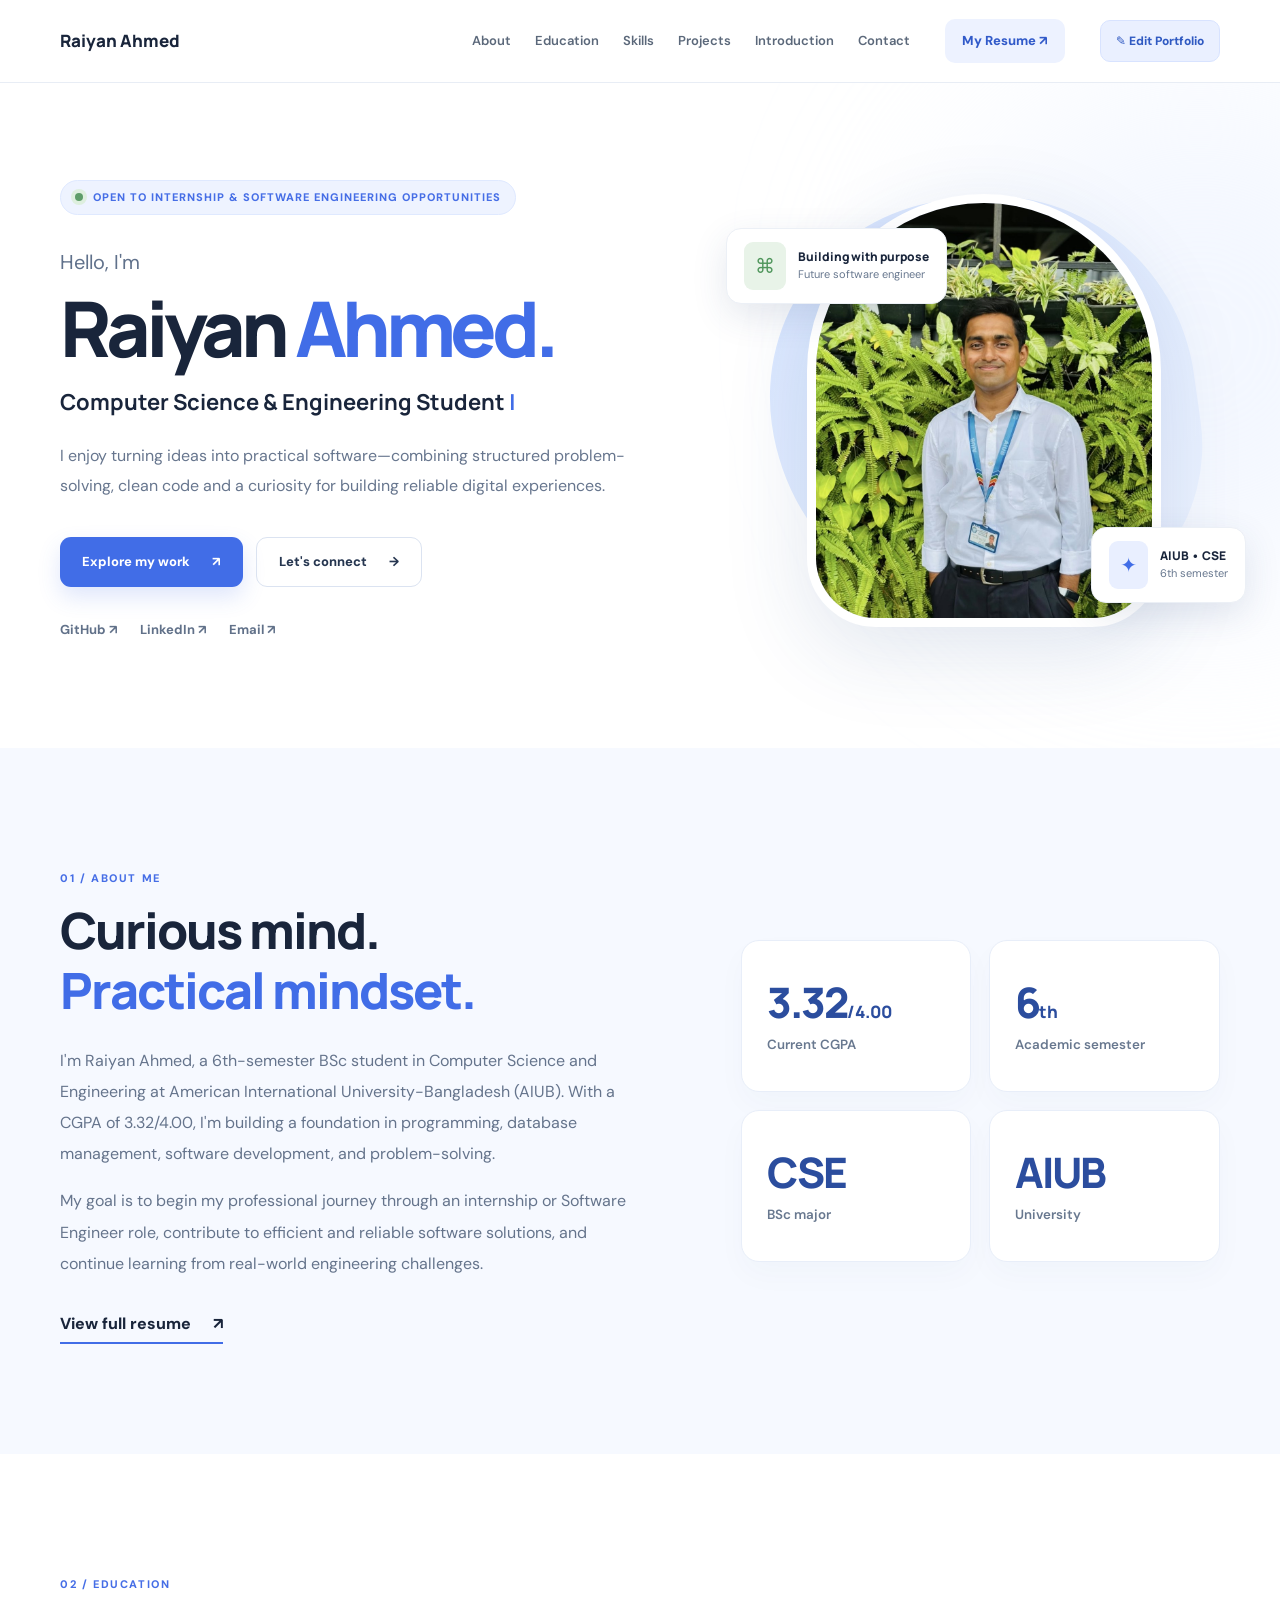
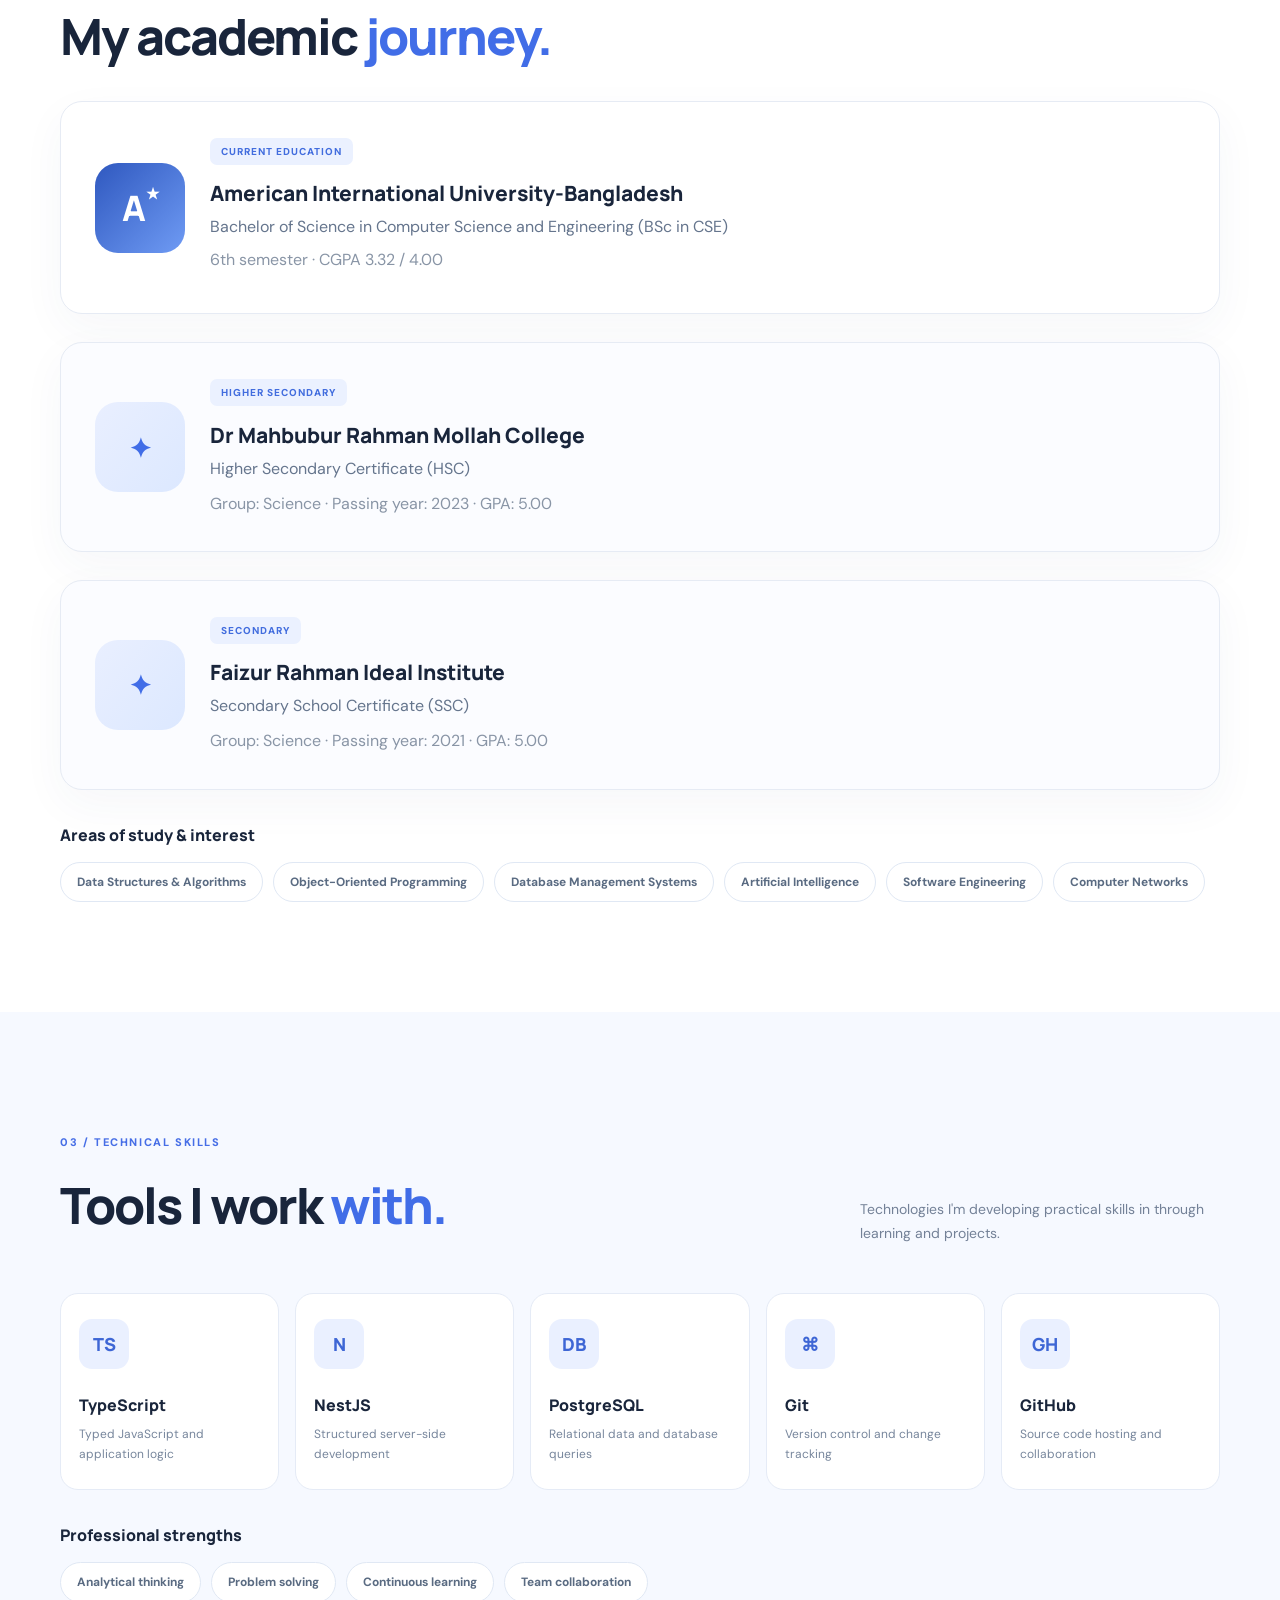
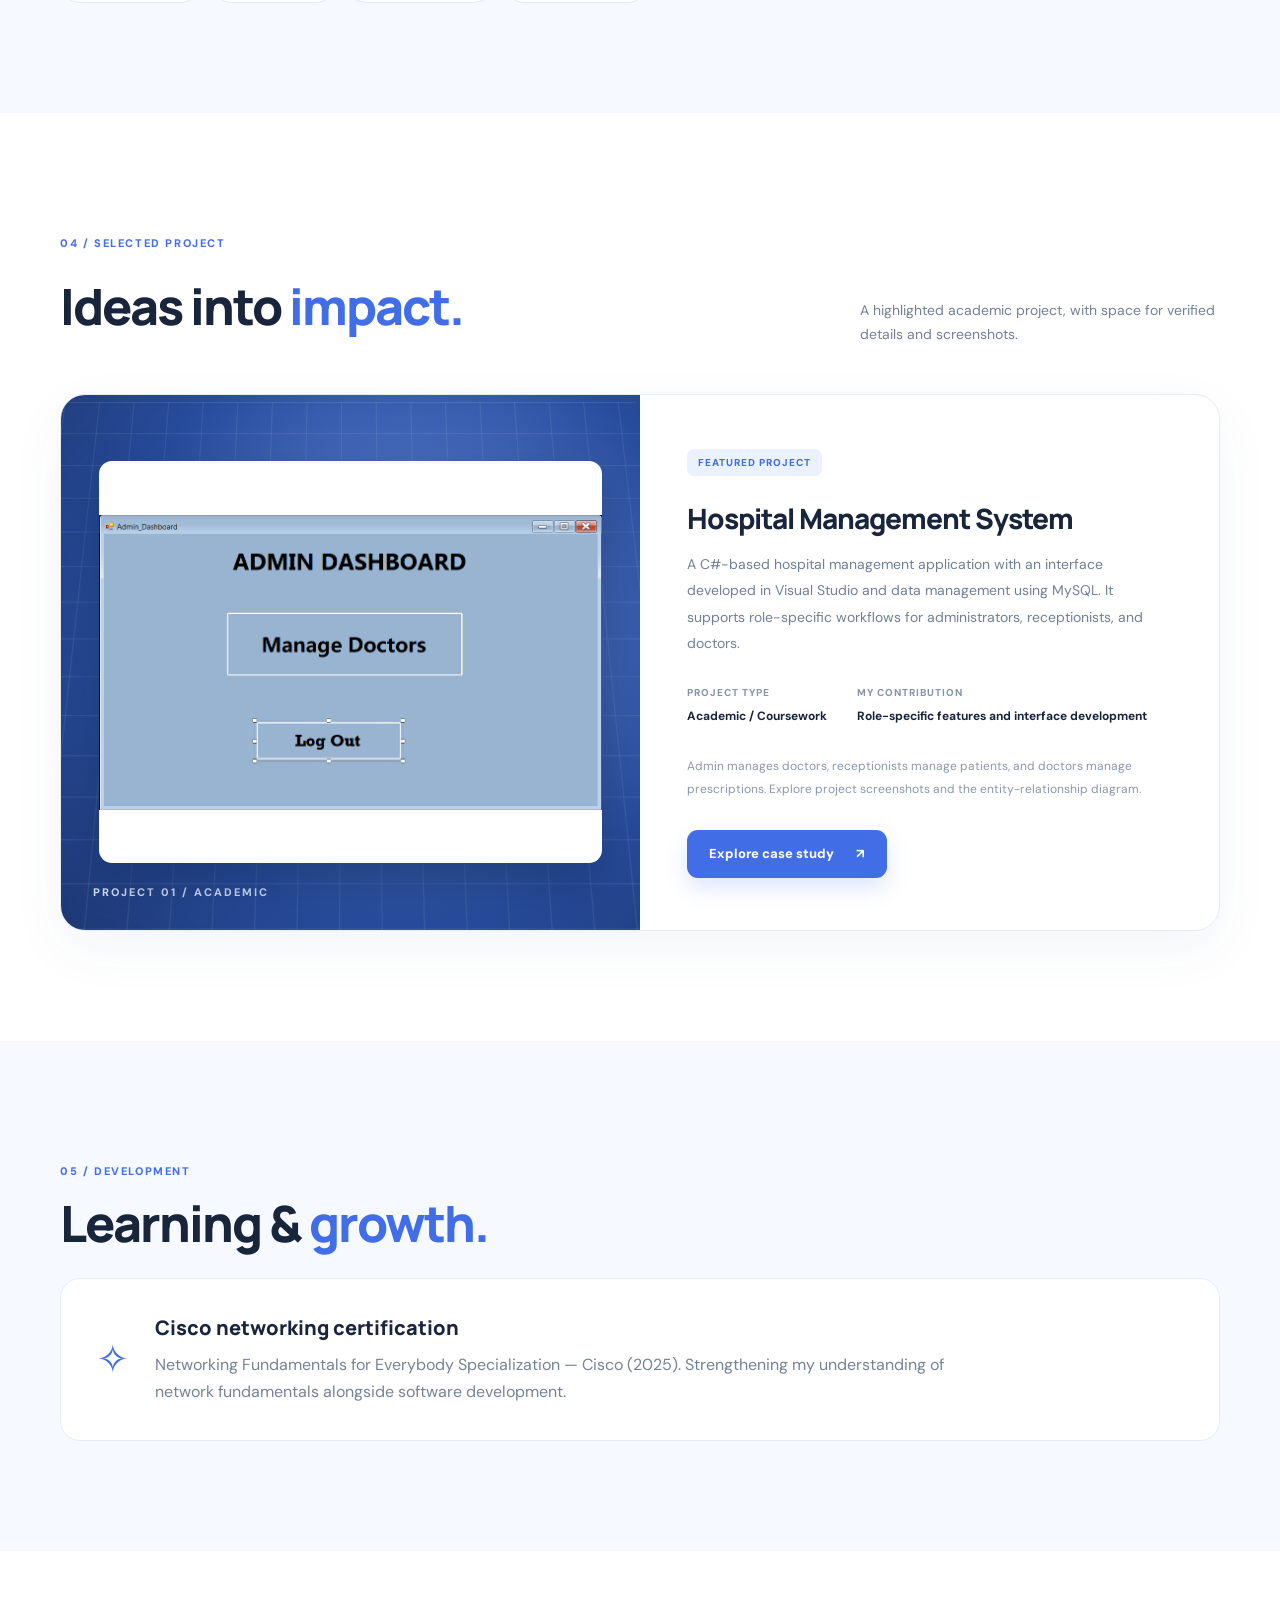
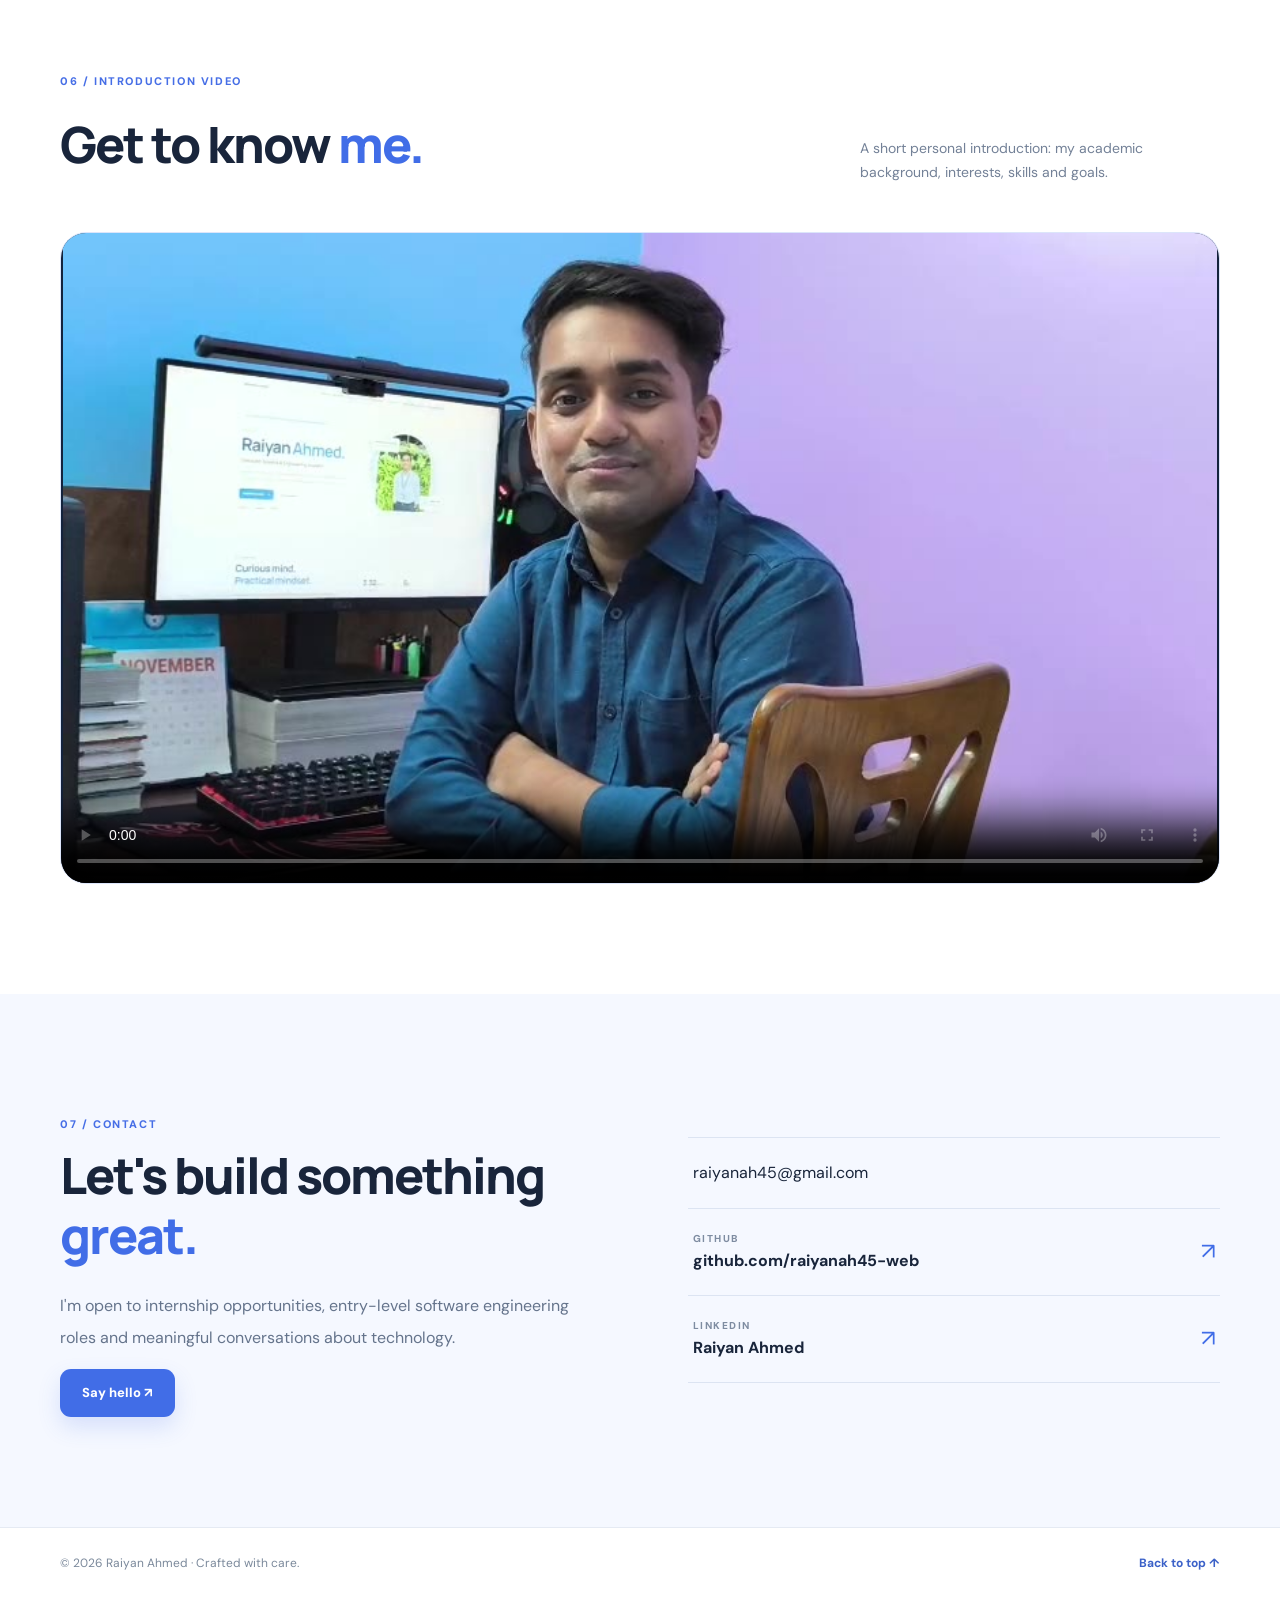
<file: index.html>
<!DOCTYPE html>

<html lang="en"><head><meta charset="utf-8"/><meta content="width=device-width,initial-scale=1" name="viewport"/><meta content="Raiyan Ahmed — Computer Science and Engineering student, aspiring Software Engineer." name="description"/><title>Raiyan Ahmed | Software Engineering Portfolio</title><link href="styles.css" rel="stylesheet"/></head>
<body><div class="ambient ambient-one"></div><header class="site-header"><div class="wrap nav"><a class="brand" href="#home"><span class="brand-mark">R.</span> Raiyan Ahmed<span class="brand-dot">.</span></a><button aria-expanded="false" aria-label="Toggle navigation" class="menu-toggle">☰</button><nav aria-label="Main navigation" class="nav-links"><a href="#about">About</a><a href="#education">Education</a><a href="#skills">Skills</a><a href="#projects">Projects</a><a href="#video">Introduction</a><a href="#contact">Contact</a></nav><a class="nav-cta" href="resume.html" rel="noopener" target="_blank">My Resume ↗</a><a class="edit-nav" href="editor.html">✎ Edit Portfolio</a></div></header>
<main><section class="hero wrap" id="home"><div class="hero-copy"><div class="eyebrow"><span class="pulse"></span> OPEN TO INTERNSHIP &amp; SOFTWARE ENGINEERING OPPORTUNITIES</div><p class="hello">Hello, I'm</p><h1>Raiyan <span>Ahmed.</span></h1><h2>Computer Science &amp; Engineering Student<span class="cursor">|</span></h2><p class="lead" data-field="heroIntro">I enjoy turning ideas into practical software—combining structured problem-solving, clean code and a curiosity for building reliable digital experiences.</p><div class="hero-actions"><a class="button button-primary" href="#projects">Explore my work <span>↗</span></a><a class="button button-outline" href="#contact">Let's connect <span>→</span></a></div><div class="social-links"><a href="https://github.com/raiyanah45-web" rel="noopener noreferrer" target="_blank">GitHub ↗</a><a href="https://www.linkedin.com/in/raiyan-ahmed-417384326/" rel="noopener noreferrer" target="_blank">LinkedIn ↗</a><a href="mailto:raiyanah45@gmail.com">Email ↗</a></div></div><div class="hero-media"><div class="portrait-shadow"></div><div class="portrait-frame"><img alt="Raiyan Ahmed portrait photograph" onerror="this.src='assets/profile-placeholder.svg'" src="assets/raiyan-profile.jpg"/></div><div class="floating floating-top"><span class="mini-icon">⌘</span><div><strong>Building with purpose</strong><small>Future software engineer</small></div></div><div class="floating floating-bottom"><span class="mini-icon color-blue">✦</span><div><strong>AIUB • CSE</strong><small>6th semester</small></div></div></div></section>
<section class="section section-tinted" id="about"><div class="wrap two-column"><div><p class="section-kicker">01 / ABOUT ME</p><h2 class="section-title">Curious mind.<br/><em>Practical mindset.</em></h2><p class="section-copy" data-field="careerGoal">I'm Raiyan Ahmed, a 6th-semester BSc student in Computer Science and Engineering at American International University-Bangladesh (AIUB). With a CGPA of 3.32/4.00, I'm building a foundation in programming, database management, software development, and problem-solving.</p><p class="section-copy">My goal is to begin my professional journey through an internship or Software Engineer role, contribute to efficient and reliable software solutions, and continue learning from real-world engineering challenges.</p><a class="text-link" href="resume.html">View full resume <span>↗</span></a></div><div class="stats-grid"><div class="stat"><strong>3.32<span>/4.00</span></strong><small>Current CGPA</small></div><div class="stat"><strong>6<span>th</span></strong><small>Academic semester</small></div><div class="stat"><strong>CSE</strong><small>BSc major</small></div><div class="stat"><strong>AIUB</strong><small>University</small></div></div></div></section>
<section class="section" id="education"><div class="wrap"><p class="section-kicker">02 / EDUCATION</p><h2 class="section-title">My academic <em>journey.</em></h2><div class="education-card"><div class="edu-seal">A<span>★</span></div><div><span class="tag">CURRENT EDUCATION</span><h3>American International University-Bangladesh</h3><p>Bachelor of Science in Computer Science and Engineering (BSc in CSE)</p><p class="muted">6th semester · CGPA 3.32 / 4.00</p></div></div><div class="education-card education-additional"><div class="edu-seal edu-seal-small">✦</div><div><span class="tag">HIGHER SECONDARY</span><h3 data-field="hscInstitution">Dr Mahbubur Rahman Mollah College</h3><p data-field="hscQualification">Higher Secondary Certificate (HSC)</p><p class="muted">Group: <span data-field="hscGroup">Science</span> · Passing year: <span data-field="hscYear">2023</span> · GPA: <span data-field="hscGpa">5.00</span></p></div></div><div class="education-card education-additional"><div class="edu-seal edu-seal-small">✦</div><div><span class="tag">SECONDARY</span><h3 data-field="sscInstitution">Faizur Rahman Ideal Institute</h3><p data-field="sscQualification">Secondary School Certificate (SSC)</p><p class="muted">Group: <span data-field="sscGroup">Science</span> · Passing year: <span data-field="sscYear">2021</span> · GPA: <span data-field="sscGpa">5.00</span></p></div></div><div class="subheading">Areas of study &amp; interest</div><div class="chip-list"><span>Data Structures &amp; Algorithms</span><span>Object-Oriented Programming</span><span>Database Management Systems</span><span>Artificial Intelligence</span><span>Software Engineering</span><span>Computer Networks</span></div></div></section>
<section class="section section-tinted" id="skills"><div class="wrap"><p class="section-kicker">03 / TECHNICAL SKILLS</p><div class="section-heading-row"><h2 class="section-title">Tools I work <em>with.</em></h2><p>Technologies I'm developing practical skills in through learning and projects.</p></div><div class="skills-grid"><article class="skill-card"><span class="skill-symbol">TS</span><h3>TypeScript</h3><p>Typed JavaScript and application logic</p></article><article class="skill-card"><span class="skill-symbol">N</span><h3>NestJS</h3><p>Structured server-side development</p></article><article class="skill-card"><span class="skill-symbol">DB</span><h3>PostgreSQL</h3><p>Relational data and database queries</p></article><article class="skill-card"><span class="skill-symbol">⌘</span><h3>Git</h3><p>Version control and change tracking</p></article><article class="skill-card"><span class="skill-symbol">GH</span><h3>GitHub</h3><p>Source code hosting and collaboration</p></article></div><div class="subheading">Professional strengths</div><div class="chip-list"><span>Analytical thinking</span><span>Problem solving</span><span>Continuous learning</span><span>Team collaboration</span></div></div></section>
<section class="section" id="projects"><div class="wrap"><p class="section-kicker">04 / SELECTED PROJECT</p><div class="section-heading-row"><h2 class="section-title">Ideas into <em>impact.</em></h2><p>A highlighted academic project, with space for verified details and screenshots.</p></div><article class="project-feature"><div class="project-art"><img alt="Hospital Management System application login screen" class="project-cover" src="assets/project/screenshot-2.png"/><div class="project-art-grid"></div><div class="project-art-icon">✚</div><span class="art-caption">PROJECT 01 / ACADEMIC</span></div><div class="project-content"><span class="tag">FEATURED PROJECT</span><h3>Hospital Management System</h3><p data-field="projectSummary">A C#-based hospital management application with an interface developed in Visual Studio and data management using MySQL. It supports role-specific workflows for administrators, receptionists, and doctors.</p><div class="project-meta"><div><small>PROJECT TYPE</small><strong data-field="projectRole">Academic / Coursework</strong></div><div><small>MY CONTRIBUTION</small><strong>Role-specific features and interface development</strong></div></div><p class="project-note">Admin manages doctors, receptionists manage patients, and doctors manage prescriptions. Explore project screenshots and the entity-relationship diagram.</p><a class="button button-primary" href="project.html">Explore case study <span>↗</span></a></div></article></div></section>
<section class="section section-tinted" id="achievements"><div class="wrap"><p class="section-kicker">05 / DEVELOPMENT</p><h2 class="section-title">Learning &amp; <em>growth.</em></h2><div class="achievement-box"><div class="achievement-symbol">✧</div><div><h3>Cisco networking certification</h3><p data-field="achievementText">Networking Fundamentals for Everybody Specialization — Cisco (2025). Strengthening my understanding of network fundamentals alongside software development.</p></div></div></div></section>
<section class="section" id="video"><div class="wrap"><p class="section-kicker">06 / INTRODUCTION VIDEO</p><div class="section-heading-row"><h2 class="section-title">Get to know <em>me.</em></h2><p>A short personal introduction: my academic background, interests, skills and goals.</p></div><div class="video-shell"><video controls="" id="introVideo" playsinline="" preload="metadata" poster="assets/introduction-poster.jpg"><source src="assets/introduction.mp4" type="video/mp4"/>Your browser does not support HTML video.</video></div></div></section>
<section class="section contact-section" id="contact"><div class="wrap contact-layout"><div><p class="section-kicker">07 / CONTACT</p><h2 class="section-title">Let's build something <em>great.</em></h2><p class="section-copy" data-field="contactIntro">I'm open to internship opportunities, entry-level software engineering roles and meaningful conversations about technology.</p><a class="button button-primary" href="mailto:raiyanah45@gmail.com?subject=Portfolio%20Inquiry">Say hello ↗</a></div><div class="contact-list"><a href="mailto:raiyanah45@gmail.com"><small>EMAIL</small><strong>raiyanah45@gmail.com</strong><span>↗</span></a><a href="https://github.com/raiyanah45-web" rel="noopener noreferrer" target="_blank"><small>GITHUB</small><strong>github.com/raiyanah45-web</strong><span>↗</span></a><a href="https://www.linkedin.com/in/raiyan-ahmed-417384326/" rel="noopener noreferrer" target="_blank"><small>LINKEDIN</small><strong>Raiyan Ahmed</strong><span>↗</span></a></div></div></section></main><footer class="footer"><div class="wrap footer-inner"><span>© <span id="year">2026</span> Raiyan Ahmed · Crafted with care.</span><a href="#home">Back to top ↑</a></div></footer><script src="script.js"></script><script src="portfolio-data.js"></script><script src="portfolio-render.js"></script></body></html>
</file>
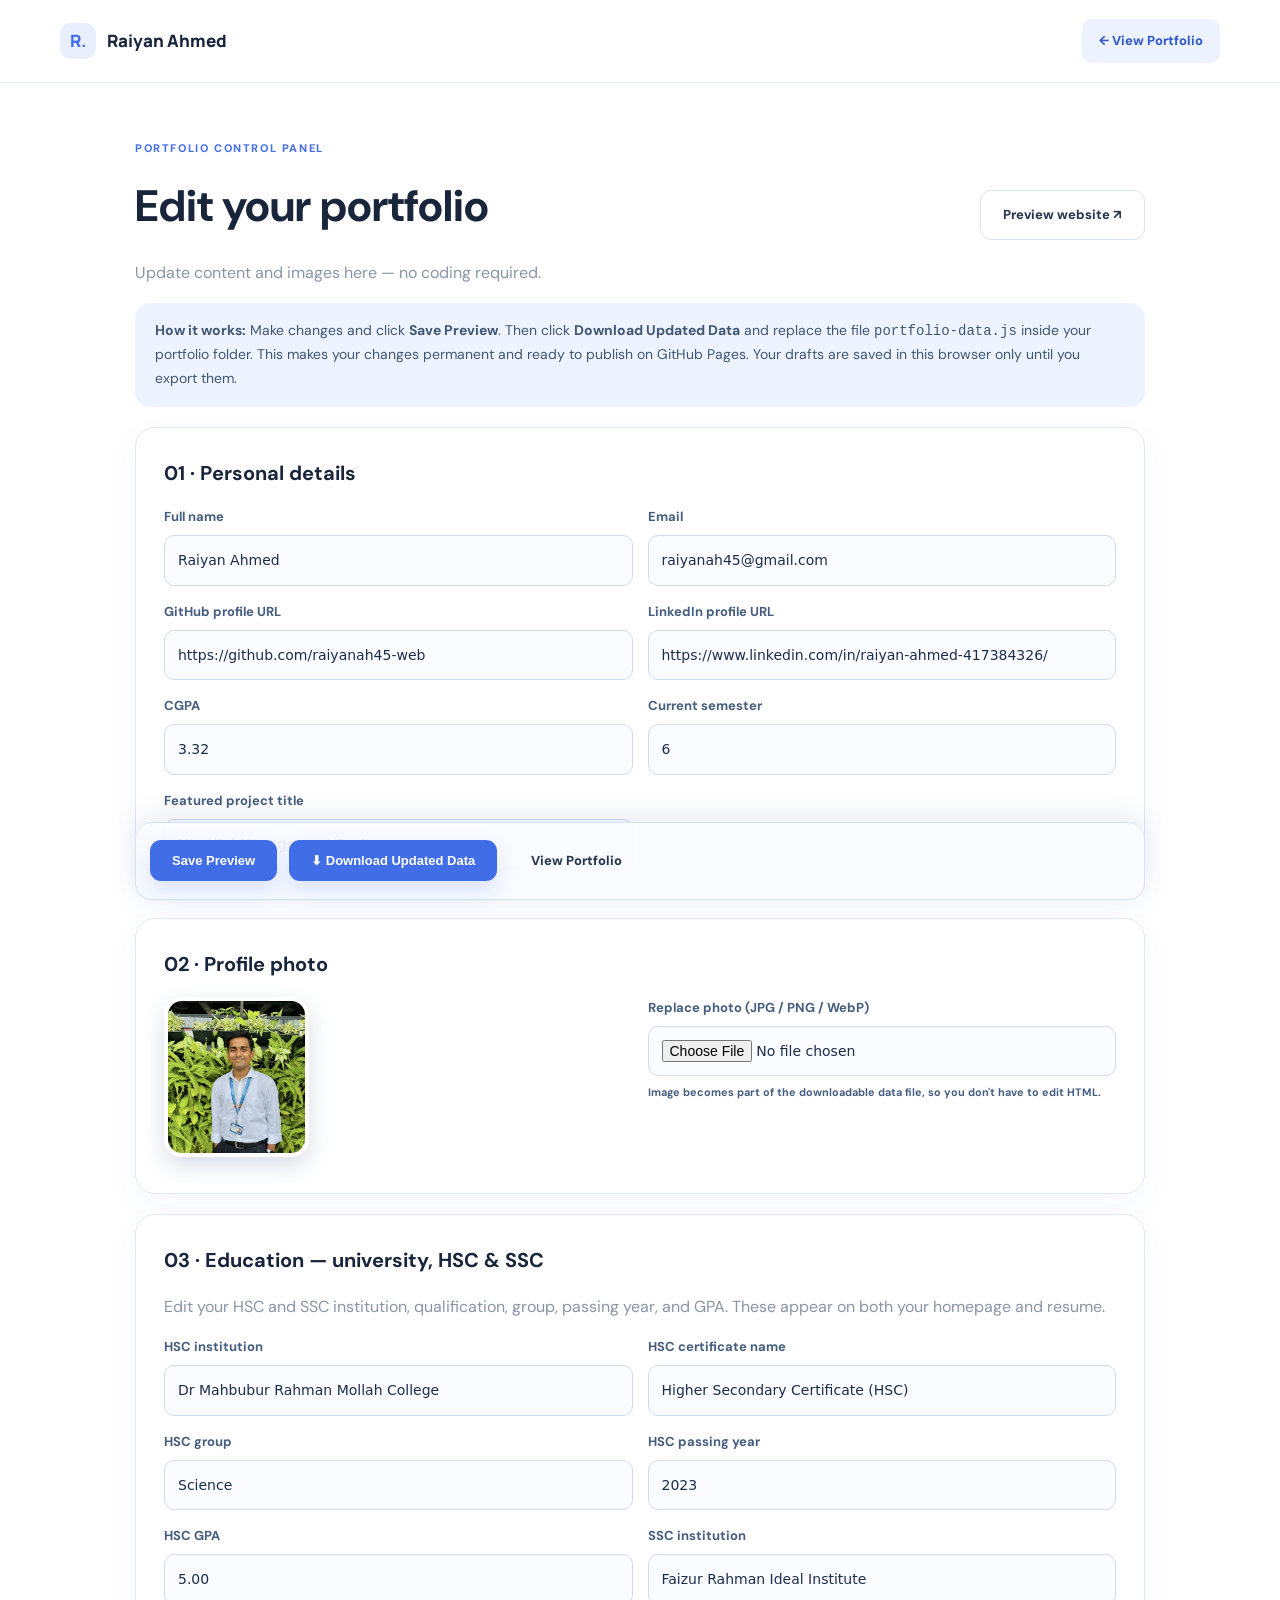
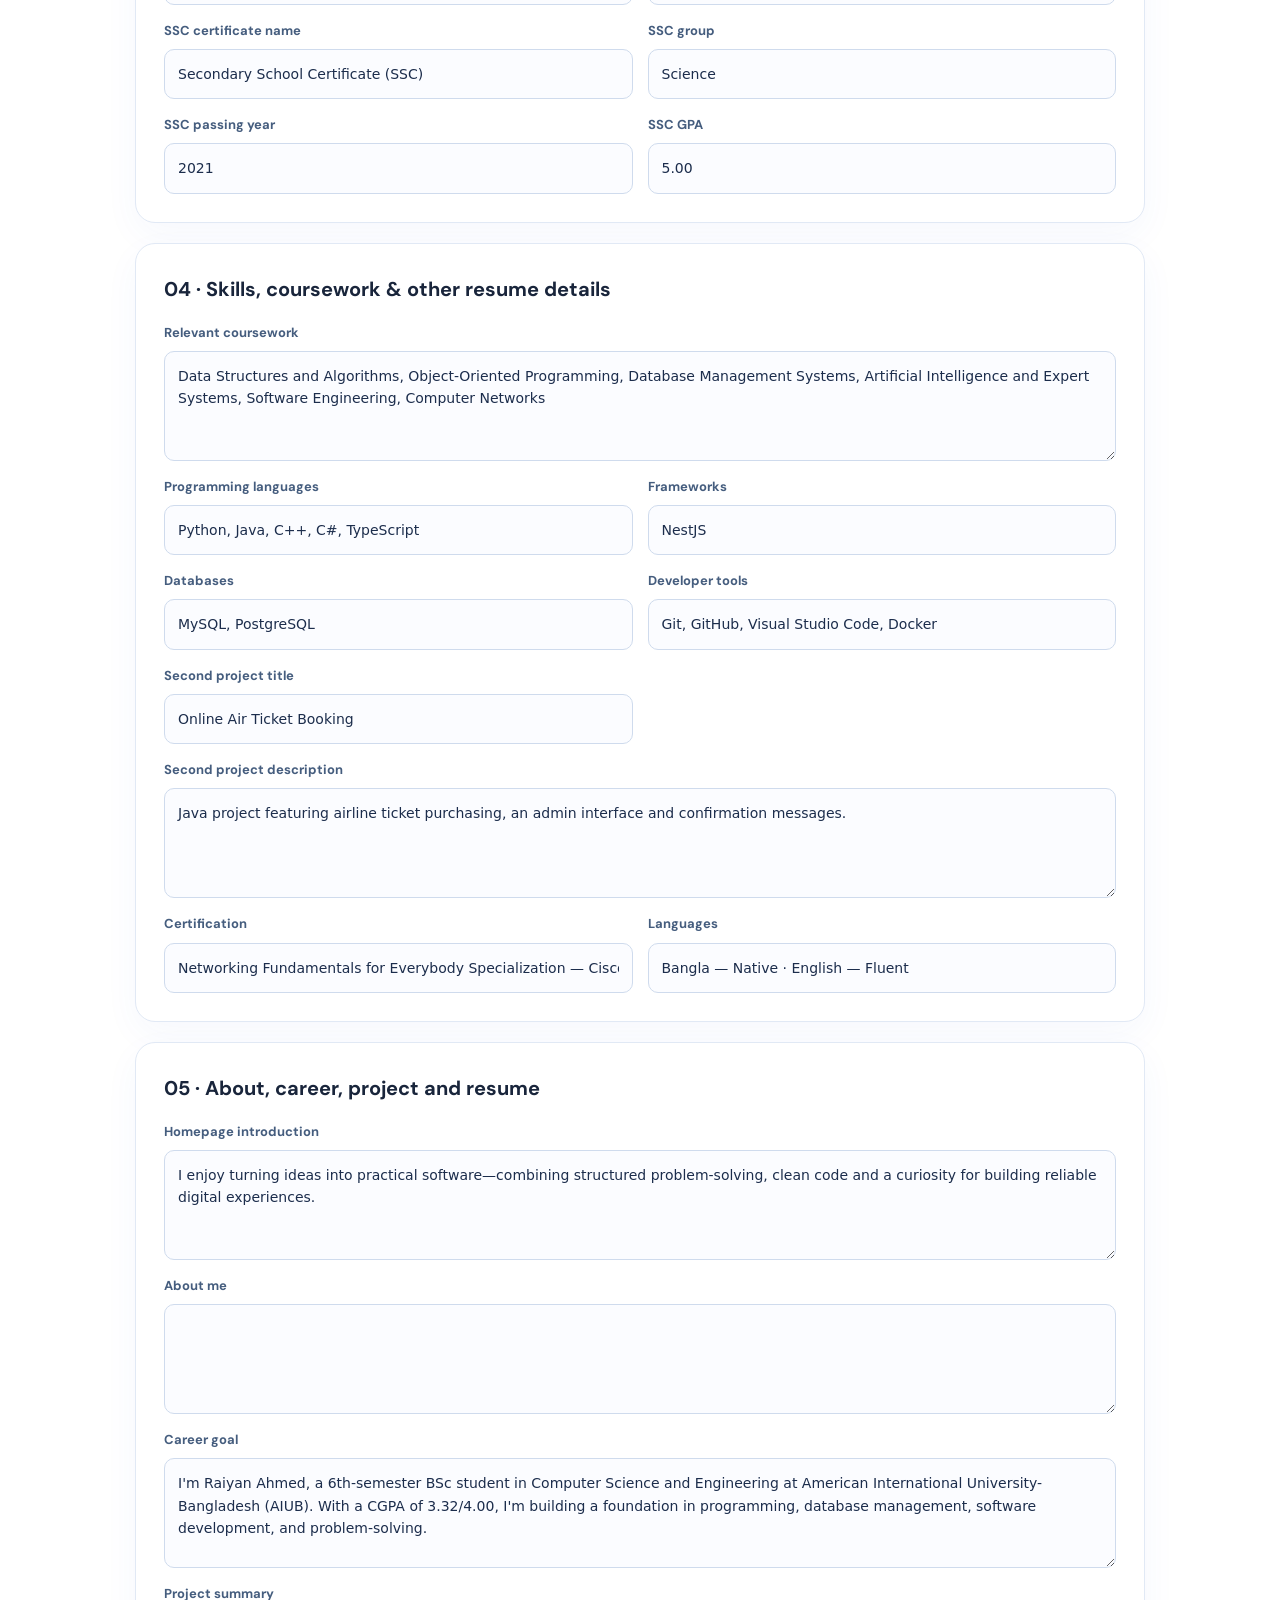
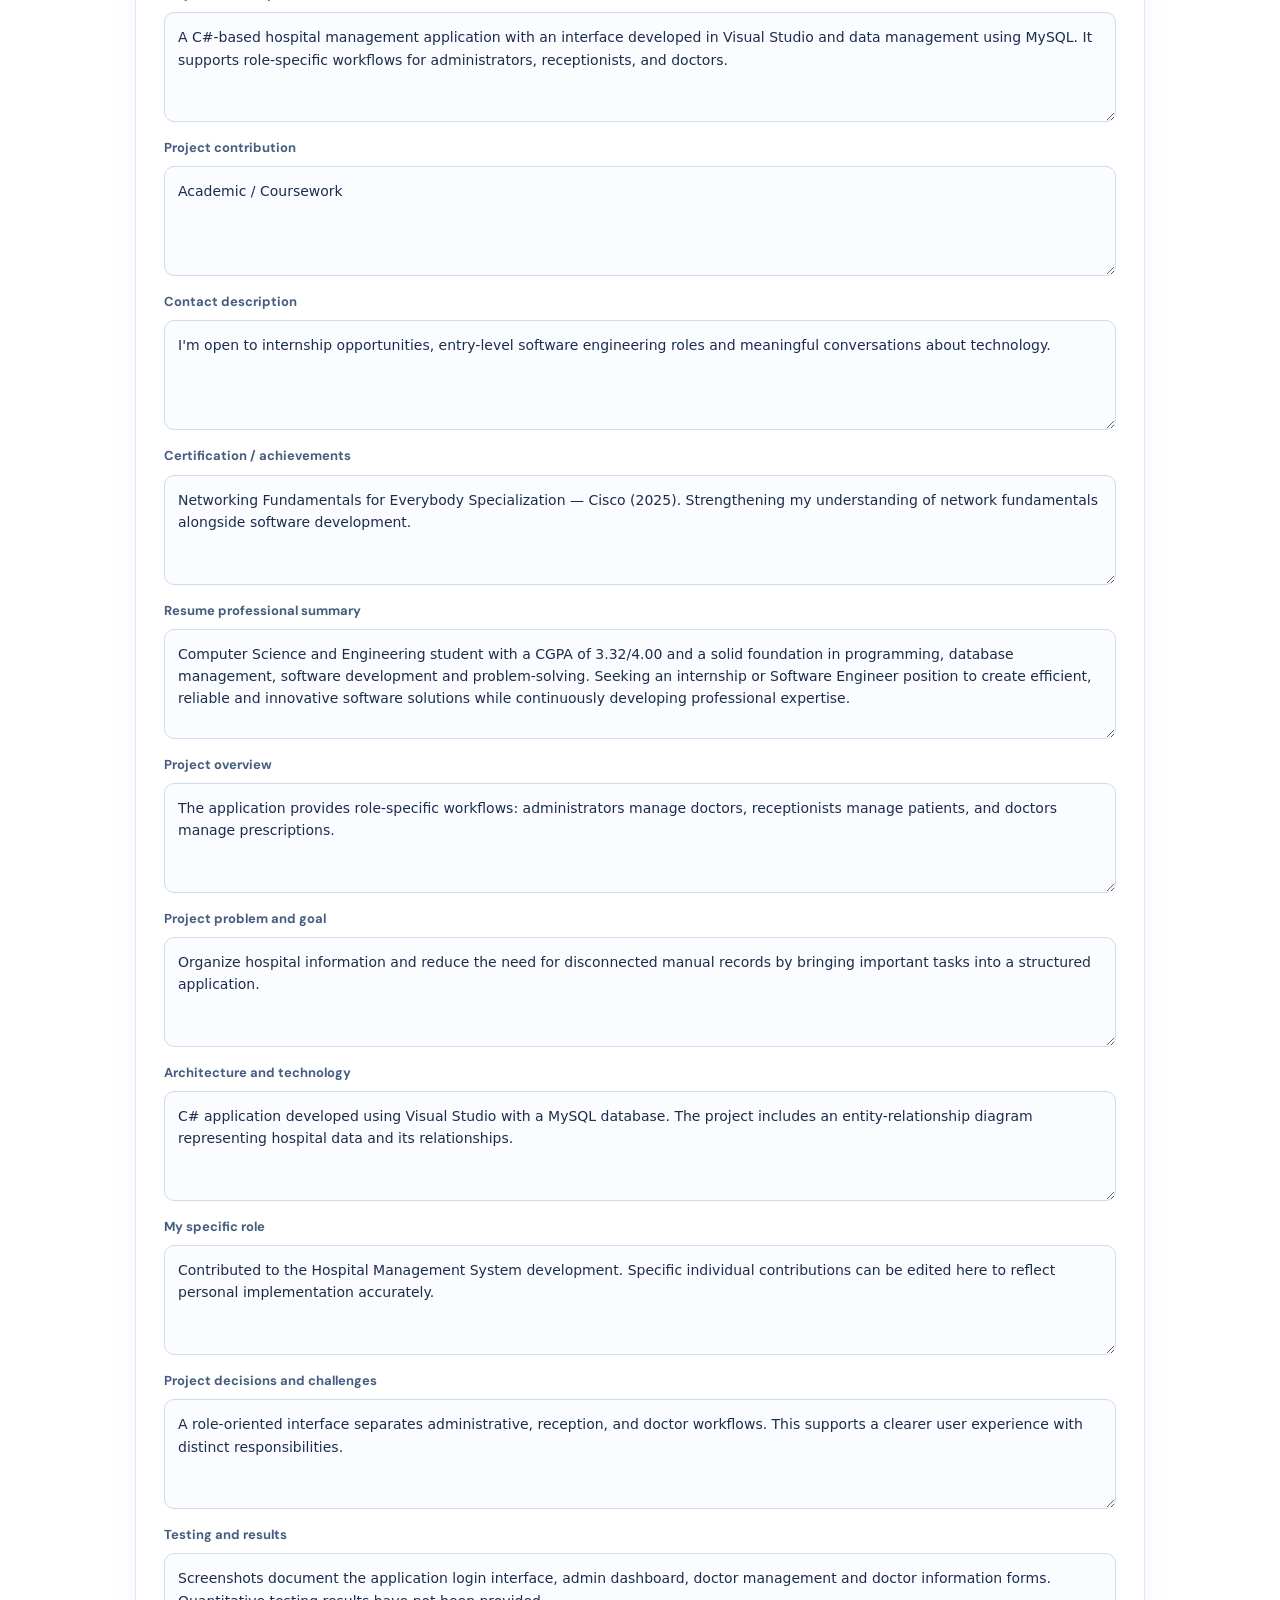
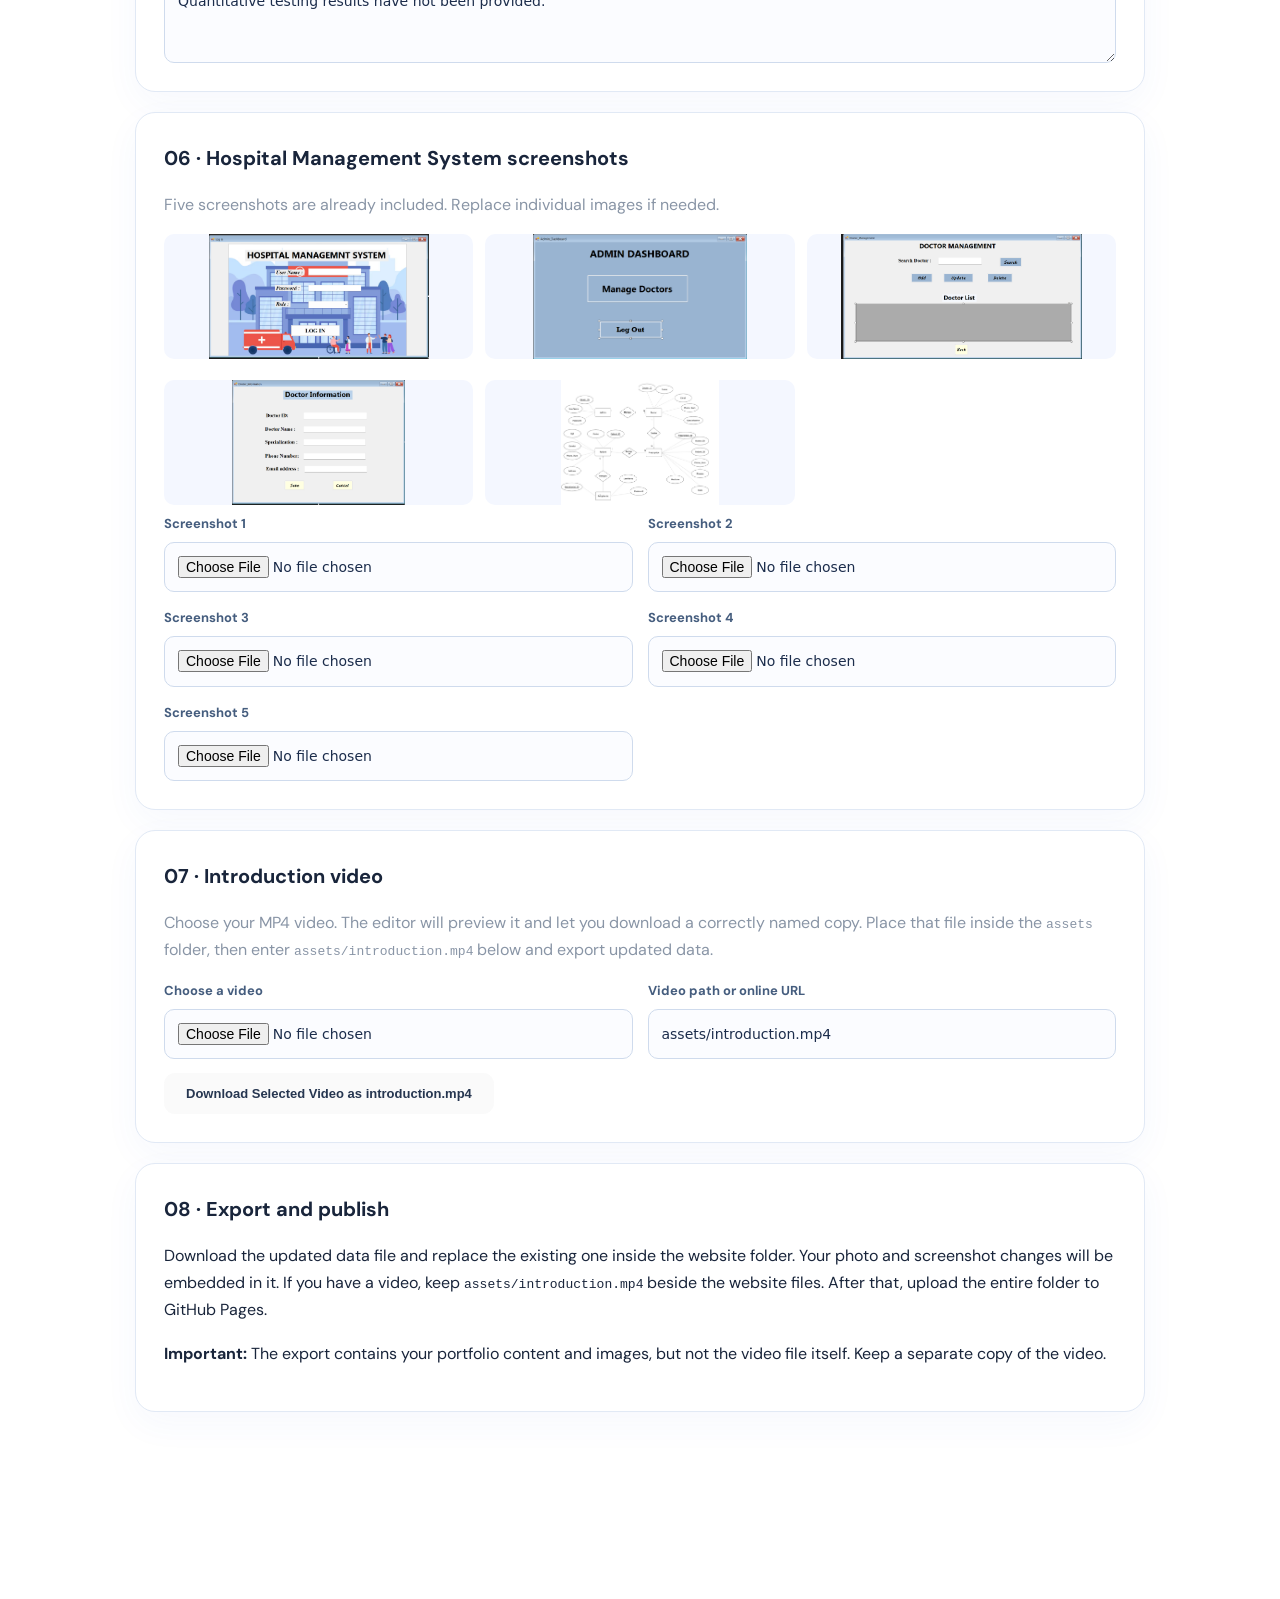
<file: editor.html>
<!DOCTYPE html>
<html lang="en"><head><meta charset="utf-8"/><meta content="width=device-width,initial-scale=1" name="viewport"/><title>Edit Portfolio | Raiyan Ahmed</title><link href="styles.css" rel="stylesheet"/><style>
.editor-page{max-width:1050px;margin:45px auto 90px;padding:0 20px}.editor-head{display:flex;justify-content:space-between;align-items:center;flex-wrap:wrap;gap:15px}.edit-section{background:white;border:1px solid #e1e9f5;border-radius:20px;padding:28px;margin:20px 0;box-shadow:0 12px 36px #315ac90b}.edit-section h2{font-size:20px;margin:0 0 16px}.editor-grid{display:grid;grid-template-columns:repeat(2,minmax(0,1fr));gap:15px}.editor-field{display:flex;flex-direction:column;gap:7px;font-size:13px;font-weight:700;color:#455d7e}.editor-field.wide{grid-column:1/-1}.editor-field input,.editor-field textarea{font:400 14px/1.6 system-ui;padding:13px;border:1px solid #cfdbed;border-radius:10px;color:#1c2d4c;background:#fbfcff;width:100%}.editor-field textarea{min-height:110px;resize:vertical}.edit-tools{position:sticky;bottom:0;z-index:10;background:#f9fbffed;padding:14px;border:1px solid #d9e4f3;border-radius:16px;display:flex;gap:12px;flex-wrap:wrap;align-items:center;box-shadow:0 -8px 25px #263e6518}.edit-tools button,.edit-tools a,.edit-section button{cursor:pointer;border:none}.edit-help{background:#edf4ff;border-radius:15px;padding:16px 20px;color:#405675;font-size:14px}.preview-photo{width:145px;height:160px;object-fit:cover;border-radius:18px;border:4px solid white;box-shadow:0 8px 22px #30497830}.status{color:#2956b3;font-weight:700;font-size:13px}#videoPreview{width:100%;max-width:450px;max-height:250px;margin-top:12px;border-radius:12px}#imagePreviewGrid{display:grid;grid-template-columns:repeat(3,1fr);gap:12px}#imagePreviewGrid img{width:100%;height:125px;object-fit:contain;background:#f4f7ff;border-radius:10px}@media(max-width:650px){.editor-grid{grid-template-columns:1fr}.editor-field.wide{grid-column:auto}#imagePreviewGrid{grid-template-columns:repeat(2,1fr)}}
</style></head><body><header class="site-header"><div class="wrap nav"><a class="brand" href="index.html"><span class="brand-mark">R.</span> Raiyan Ahmed</a><a class="nav-cta" href="index.html" style="margin-left:auto">← View Portfolio</a></div></header><main class="editor-page"><div class="editor-head"><div><p class="section-kicker">PORTFOLIO CONTROL PANEL</p><h1 style="font-size:clamp(28px,5vw,44px);margin:0">Edit your portfolio</h1><p class="muted">Update content and images here — no coding required.</p></div><a class="button button-outline" href="index.html" target="_blank">Preview website ↗</a></div><div class="edit-help"><strong>How it works:</strong> Make changes and click <b>Save Preview</b>. Then click <b>Download Updated Data</b> and replace the file <code>portfolio-data.js</code> inside your portfolio folder. This makes your changes permanent and ready to publish on GitHub Pages. Your drafts are saved in this browser only until you export them.</div>
<section class="edit-section"><h2>01 · Personal details</h2><div class="editor-grid" id="personalFields"></div></section>
<section class="edit-section"><h2>02 · Profile photo</h2><div class="editor-grid"><div><img alt="Profile photo preview" class="preview-photo" id="photoPreview" src="assets/raiyan-profile.jpg"/></div><label class="editor-field">Replace photo (JPG / PNG / WebP)<input accept="image/*" id="photoInput" type="file"/><small>Image becomes part of the downloadable data file, so you don't have to edit HTML.</small></label></div></section>
<section class="edit-section"><h2>03 · Education — university, HSC &amp; SSC</h2><p class="muted">Edit your HSC and SSC institution, qualification, group, passing year, and GPA. These appear on both your homepage and resume.</p><div class="editor-grid" id="educationFields"></div></section><section class="edit-section"><h2>04 · Skills, coursework &amp; other resume details</h2><div class="editor-grid" id="resumeFields"></div></section><section class="edit-section"><h2>05 · About, career, project and resume</h2><div class="editor-grid" id="contentFields"></div></section>
<section class="edit-section"><h2>06 · Hospital Management System screenshots</h2><p class="muted">Five screenshots are already included. Replace individual images if needed.</p><div id="imagePreviewGrid"></div><div class="editor-grid" id="galleryInputs"></div></section>
<section class="edit-section"><h2>07 · Introduction video</h2><p class="muted">Choose your MP4 video. The editor will preview it and let you download a correctly named copy. Place that file inside the <code>assets</code> folder, then enter <code>assets/introduction.mp4</code> below and export updated data.</p><div class="editor-grid"><label class="editor-field">Choose a video<input accept="video/mp4,video/webm,video/*" id="videoFile" type="file"/></label><label class="editor-field">Video path or online URL<input id="videoPath" placeholder="assets/introduction.mp4" type="text"/></label></div><video controls="" hidden="" id="videoPreview"></video><div style="margin-top:14px"><button class="button button-outline" disabled="" id="saveVideoFile">Download Selected Video as introduction.mp4</button></div></section>
<section class="edit-section"><h2>08 · Export and publish</h2><p>Download the updated data file and replace the existing one inside the website folder. Your photo and screenshot changes will be embedded in it. If you have a video, keep <code>assets/introduction.mp4</code> beside the website files. After that, upload the entire folder to GitHub Pages.</p><p><strong>Important:</strong> The export contains your portfolio content and images, but not the video file itself. Keep a separate copy of the video.</p></section>
<div class="edit-tools"><button class="button button-primary" id="save">Save Preview</button><button class="button button-primary" id="download">⬇ Download Updated Data</button><a class="button button-outline" href="index.html">View Portfolio</a><span class="status" id="status" role="status"></span></div></main><script src="portfolio-data.js"></script><script src="editor.js"></script></body></html>
</file>
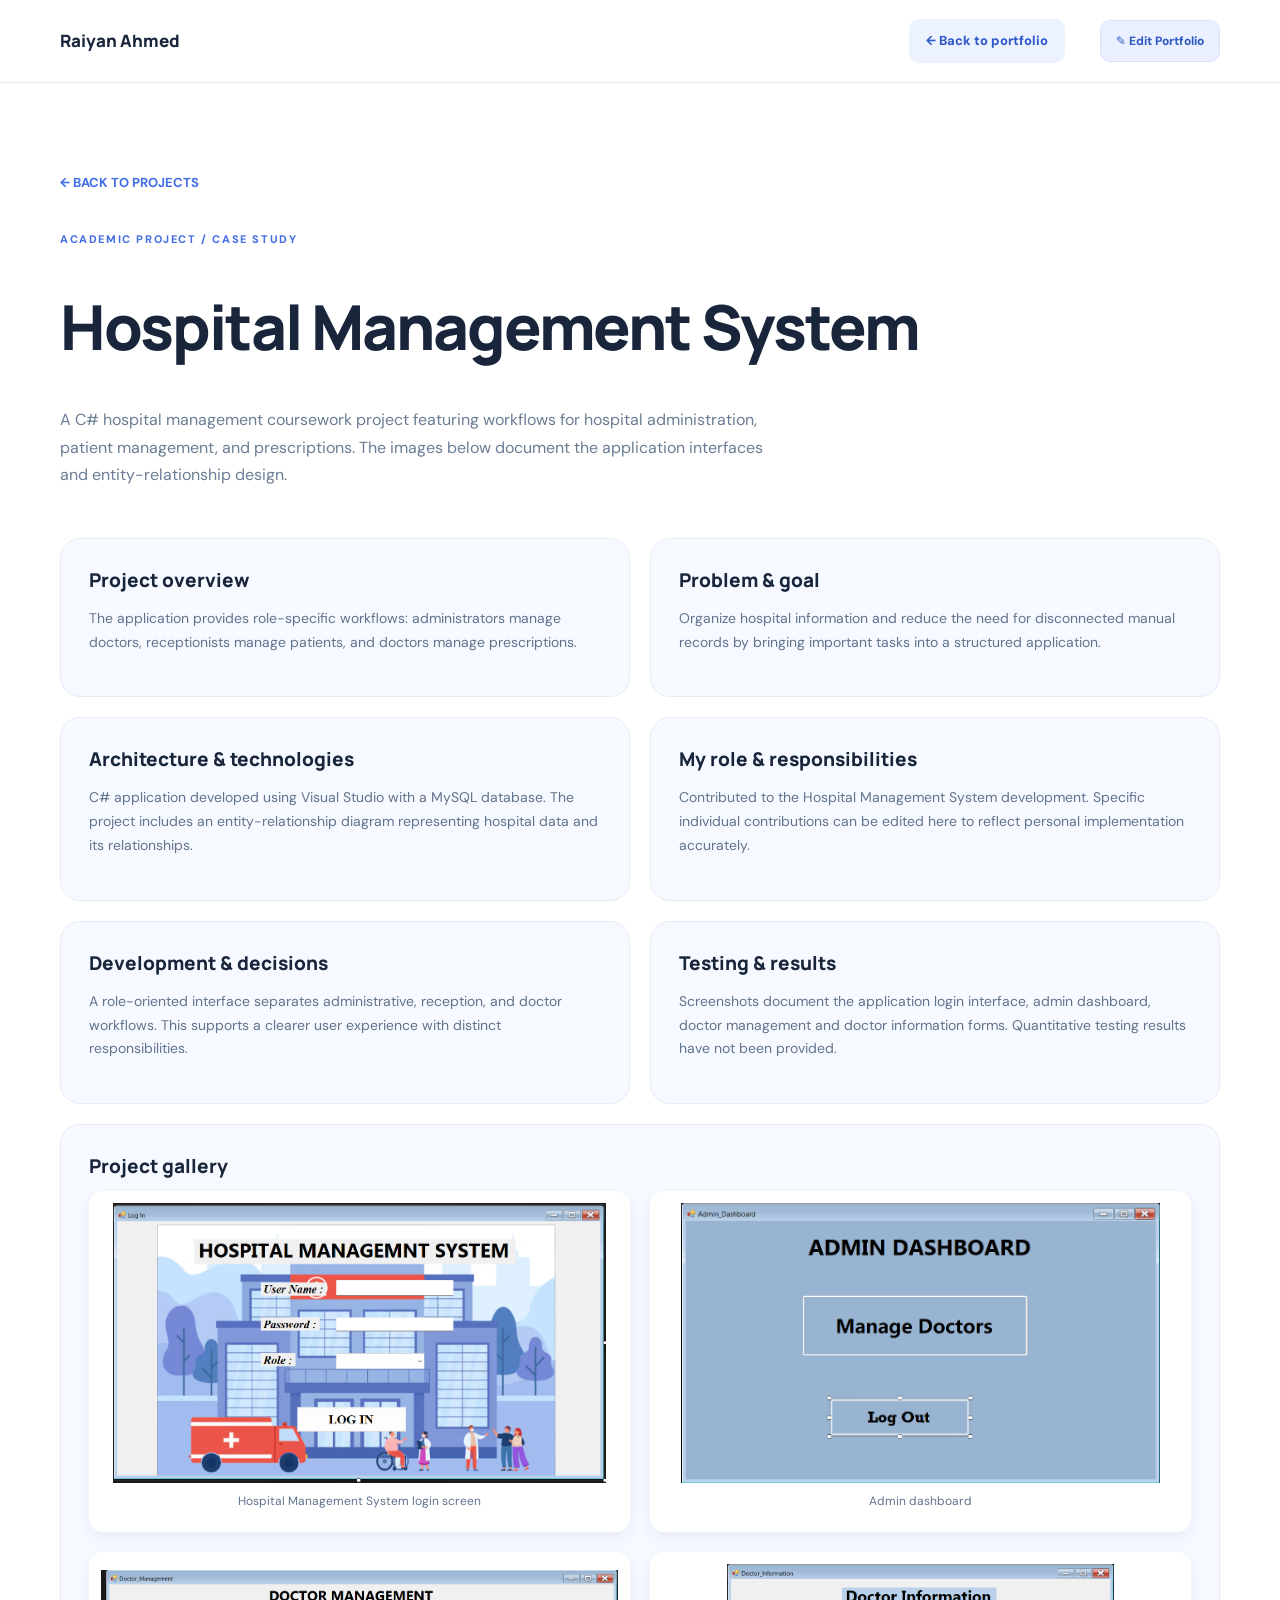
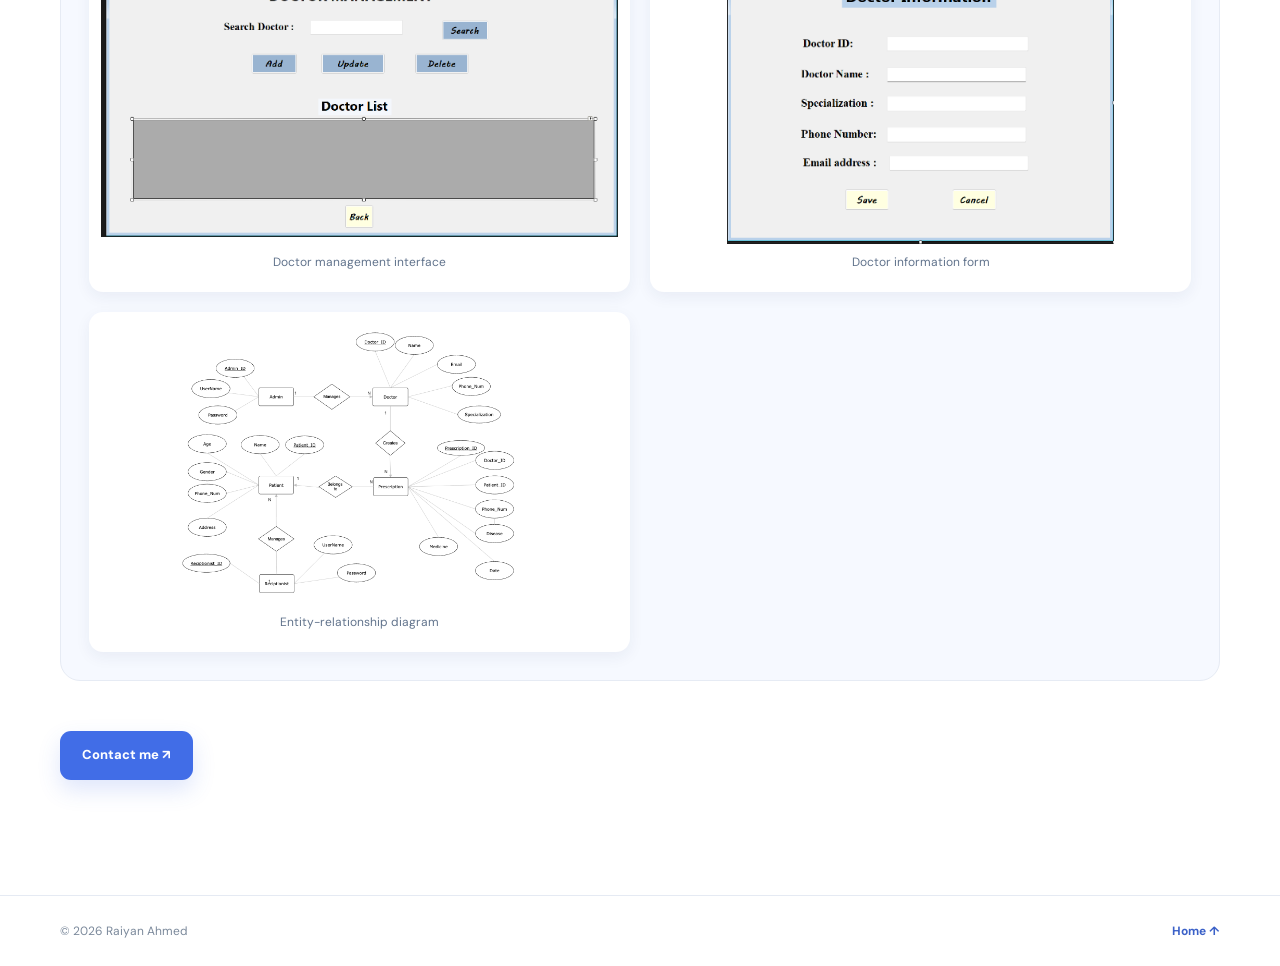
<file: project.html>
<!DOCTYPE html>

<html lang="en"><head><meta charset="utf-8"/><meta content="width=device-width,initial-scale=1" name="viewport"/><title>Hospital Management System | Raiyan Ahmed</title><link href="styles.css" rel="stylesheet"/></head><body><header class="site-header"><div class="wrap nav"><a class="brand" href="index.html"><span class="brand-mark">R.</span> Raiyan Ahmed<span class="brand-dot">.</span></a><a class="nav-cta" href="index.html#projects" style="margin-left:auto">← Back to portfolio</a><a class="edit-nav" href="editor.html">✎ Edit Portfolio</a></div></header><main class="interior wrap"><a class="back-link" href="index.html#projects">← BACK TO PROJECTS</a><p class="section-kicker" style="margin-top:35px">ACADEMIC PROJECT / CASE STUDY</p><h1>Hospital Management System</h1><p class="intro">A C# hospital management coursework project featuring workflows for hospital administration, patient management, and prescriptions. The images below document the application interfaces and entity-relationship design.</p><div class="case-grid"><article class="case-card"><h2>Project overview</h2><p data-field="case_project_overview">The application provides role-specific workflows: administrators manage doctors, receptionists manage patients, and doctors manage prescriptions.</p></article><article class="case-card"><h2>Problem &amp; goal</h2><p data-field="case_problem_and_goal">Organize hospital information and reduce the need for disconnected manual records by bringing important tasks into a structured application.</p></article><article class="case-card"><h2>Architecture &amp; technologies</h2><p data-field="case_architecture_and_technologies">C# application developed using Visual Studio with a MySQL database. The project includes an entity-relationship diagram representing hospital data and its relationships.</p></article><article class="case-card"><h2>My role &amp; responsibilities</h2><p data-field="case_my_role_and_responsibilities">Contributed to the Hospital Management System development. Specific individual contributions can be edited here to reflect personal implementation accurately.</p></article><article class="case-card"><h2>Development &amp; decisions</h2><p data-field="case_development_and_decisions">A role-oriented interface separates administrative, reception, and doctor workflows. This supports a clearer user experience with distinct responsibilities.</p></article><article class="case-card"><h2>Testing &amp; results</h2><p data-field="case_testing_and_results">Screenshots document the application login interface, admin dashboard, doctor management and doctor information forms. Quantitative testing results have not been provided.</p></article><article class="case-card full"><h2>Project gallery</h2><div class="gallery-grid"><figure><img alt="Hospital Management System login screen" loading="lazy" src="assets/project/screenshot-1.png"/><figcaption>Hospital Management System login screen</figcaption></figure><figure><img alt="Admin dashboard" loading="lazy" src="assets/project/screenshot-2.png"/><figcaption>Admin dashboard</figcaption></figure><figure><img alt="Doctor management interface" loading="lazy" src="assets/project/screenshot-3.png"/><figcaption>Doctor management interface</figcaption></figure><figure><img alt="Doctor information form" loading="lazy" src="assets/project/screenshot-4.png"/><figcaption>Doctor information form</figcaption></figure><figure><img alt="Entity-relationship diagram" loading="lazy" src="assets/project/screenshot-5.png"/><figcaption>Entity-relationship diagram</figcaption></figure></div></article></div><a class="button button-primary" href="index.html#contact">Contact me ↗</a></main><footer class="footer"><div class="wrap footer-inner">© 2026 Raiyan Ahmed <a href="index.html">Home ↑</a></div></footer><script src="portfolio-data.js"></script><script src="portfolio-render.js"></script></body></html>
</file>
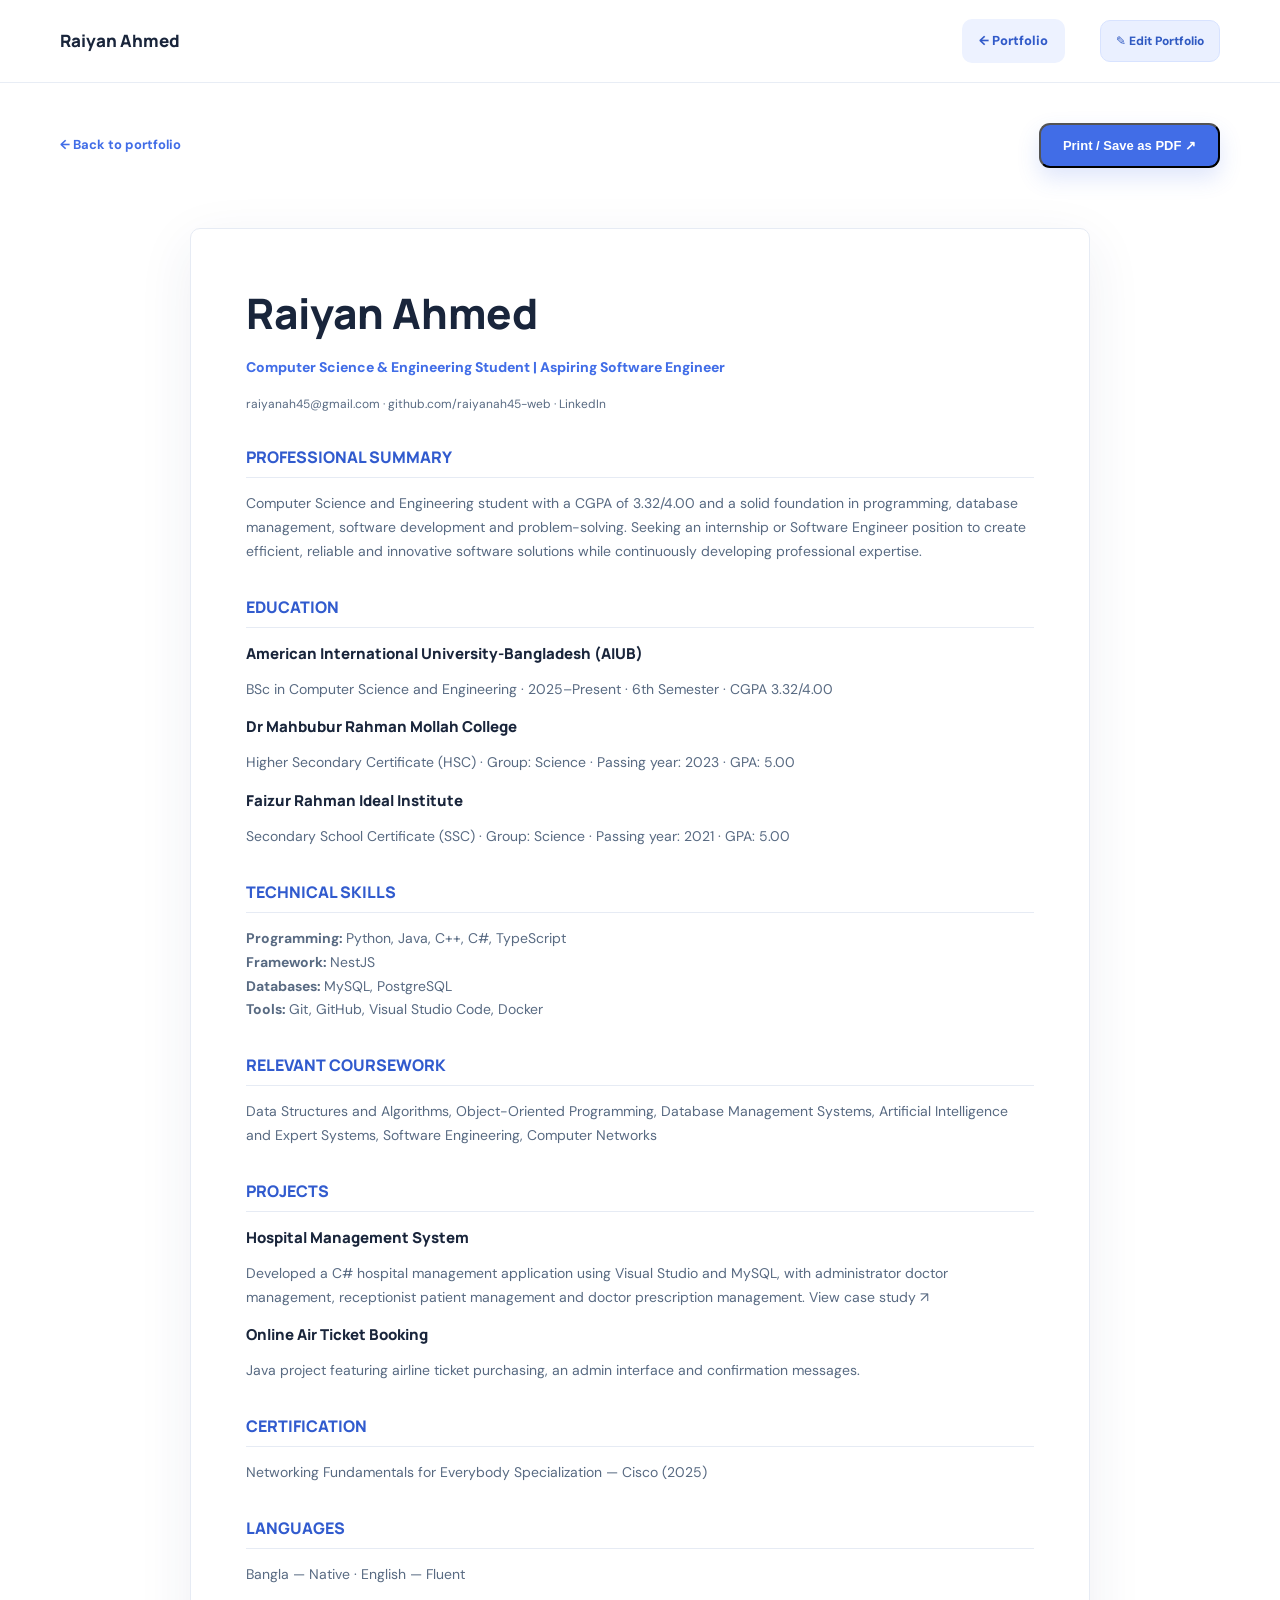
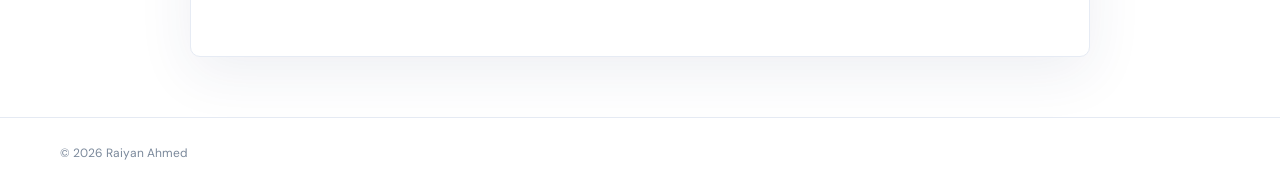
<file: resume.html>
<!DOCTYPE html>

<html lang="en"><head><meta charset="utf-8"/><meta content="width=device-width,initial-scale=1" name="viewport"/><title>Resume | Raiyan Ahmed</title><link href="styles.css" rel="stylesheet"/></head><body><header class="site-header"><div class="wrap nav"><a class="brand" href="index.html"><span class="brand-mark">R.</span> Raiyan Ahmed<span class="brand-dot">.</span></a><a class="nav-cta" href="index.html" style="margin-left:auto">← Portfolio</a><a class="edit-nav" href="editor.html">✎ Edit Portfolio</a></div></header><main class="wrap"><div class="resume-actions"><a class="back-link" href="index.html">← Back to portfolio</a><button class="button button-primary" onclick="window.print()">Print / Save as PDF ↗</button></div><article class="resume-sheet"><h1>Raiyan Ahmed</h1><p style="color:#416de7;font-weight:800">Computer Science &amp; Engineering Student | Aspiring Software Engineer</p>
<p class="contact-line">raiyanah45@gmail.com · <a href="https://github.com/raiyanah45-web">github.com/raiyanah45-web</a> · <a href="https://www.linkedin.com/in/raiyan-ahmed-417384326/">LinkedIn</a></p>
<h2>PROFESSIONAL SUMMARY</h2><p data-field="resumeSummary">Computer Science and Engineering student with a CGPA of 3.32/4.00 and a solid foundation in programming, database management, software development and problem-solving. Seeking an internship or Software Engineer position to create efficient, reliable and innovative software solutions while continuously developing professional expertise.</p>
<h2>EDUCATION</h2><h3>American International University-Bangladesh (AIUB)</h3><p>BSc in Computer Science and Engineering · 2025–Present · 6th Semester · CGPA 3.32/4.00</p><h3 data-field="hscInstitution">Dr Mahbubur Rahman Mollah College</h3><p><span data-field="hscQualification">Higher Secondary Certificate (HSC)</span> · Group: <span data-field="hscGroup">Science</span> · Passing year: <span data-field="hscYear">2023</span> · GPA: <span data-field="hscGpa">5.00</span></p><h3 data-field="sscInstitution">Faizur Rahman Ideal Institute</h3><p><span data-field="sscQualification">Secondary School Certificate (SSC)</span> · Group: <span data-field="sscGroup">Science</span> · Passing year: <span data-field="sscYear">2021</span> · GPA: <span data-field="sscGpa">5.00</span></p>
<h2>TECHNICAL SKILLS</h2><p><strong>Programming: </strong><span data-field="skillsProgramming">Python, Java, C++, C#, TypeScript</span><br/><strong>Framework: </strong><span data-field="skillsFramework">NestJS</span><br/><strong>Databases: </strong><span data-field="skillsDatabases">MySQL, PostgreSQL</span><br/><strong>Tools: </strong><span data-field="skillsTools">Git, GitHub, Visual Studio Code, Docker</span></p>
<h2>RELEVANT COURSEWORK</h2><p data-field="coursework">Data Structures and Algorithms, Object-Oriented Programming, Database Management Systems, Artificial Intelligence and Expert Systems, Software Engineering, Computer Networks</p>
<h2>PROJECTS</h2><h3>Hospital Management System</h3><p>Developed a C# hospital management application using Visual Studio and MySQL, with administrator doctor management, receptionist patient management and doctor prescription management. <a href="project.html">View case study ↗</a></p><h3 data-field="otherProjectTitle">Online Air Ticket Booking</h3><p data-field="otherProjectDescription">Java project featuring airline ticket purchasing, an admin interface and confirmation messages.</p>
<h2>CERTIFICATION</h2><p data-field="certification">Networking Fundamentals for Everybody Specialization — Cisco (2025)</p>
<h2>LANGUAGES</h2><p data-field="languages">Bangla — Native · English — Fluent</p></article></main><footer class="footer"><div class="wrap footer-inner">© 2026 Raiyan Ahmed</div></footer><script src="portfolio-data.js"></script><script src="portfolio-render.js"></script></body></html>
</file>
<file: styles.css>
@import url('https://fonts.googleapis.com/css2?family=DM+Sans:wght@400;500;600;700&family=Manrope:wght@400;500;600;700;800&display=swap');
:root{--ink:#19253b;--muted:#68788f;--accent:#416de7;--accent2:#6e98ff;--line:#e6ebf4;--bg:#fff;--tint:#f6f9ff;--radius:22px}*{box-sizing:border-box}html{scroll-behavior:smooth;scroll-padding-top:100px}body{margin:0;background:var(--bg);color:var(--ink);font-family:'DM Sans',system-ui,sans-serif;line-height:1.7;overflow-x:hidden}a{color:inherit;text-decoration:none}.wrap{width:min(1160px,calc(100% - 56px));margin:auto}.site-header{position:sticky;top:0;background:rgba(255,255,255,.92);backdrop-filter:blur(16px);border-bottom:1px solid rgba(230,235,244,.9);z-index:50}.nav{height:82px;display:flex;align-items:center;gap:35px}.brand{font-family:Manrope,sans-serif;font-size:17px;font-weight:800;white-space:nowrap}.brand-mark{display:inline-grid;place-items:center;background:#e9efff;color:var(--accent);height:36px;width:36px;border-radius:11px;margin-right:8px}.brand-dot{color:var(--accent)}.nav-links{display:flex;gap:24px;margin-left:auto}.nav-links a{font-size:13px;color:#5b687a;font-weight:600}.nav-links a:hover,.text-link:hover{color:var(--accent)}.nav-cta{background:#edf2ff;color:#315ac9;padding:11px 17px;border-radius:10px;font-size:13px;font-weight:800;white-space:nowrap}.menu-toggle{display:none}.hero{min-height:650px;display:grid;grid-template-columns:1.13fr .87fr;align-items:center;gap:75px;padding-top:90px;padding-bottom:100px}.eyebrow,.section-kicker{color:#466ee6;font-size:11px;font-weight:800;letter-spacing:1.6px}.eyebrow{display:inline-flex;align-items:center;gap:10px;background:#eef3ff;border:1px solid #dfe9ff;border-radius:40px;padding:7px 14px;letter-spacing:1px}.pulse{width:8px;height:8px;border-radius:50%;background:#5e9d69;box-shadow:0 0 0 4px #deefdf}.hello{font-size:20px;margin:30px 0 0;color:#60718b}.hero h1{font:800 clamp(52px,6vw,86px)/1.06 Manrope,sans-serif;letter-spacing:-5px;margin:8px 0 19px}.hero h1 span{color:var(--accent)}.hero h2{font:700 clamp(17px,2vw,22px)/1.45 Manrope,sans-serif;margin:0 0 22px}.cursor{color:var(--accent);padding-left:4px}.lead{max-width:575px;color:#67768e;font-size:16px;line-height:1.9}.hero-actions{display:flex;gap:13px;margin-top:35px}.button{display:inline-flex;gap:22px;align-items:center;justify-content:center;padding:13px 22px;border-radius:11px;font-weight:800;font-size:13px;transition:.2s;white-space:nowrap}.button:hover{transform:translateY(-2px)}.button-primary{background:var(--accent);color:white;box-shadow:0 10px 22px #416de72b}.button-outline{border:1px solid #dbe3f1;color:#263650}.social-links{display:flex;gap:23px;margin-top:32px;color:#617189;font-size:13px;font-weight:700}.hero-media{position:relative;height:475px;display:flex;align-items:center;justify-content:center}.portrait-shadow{position:absolute;background:linear-gradient(150deg,#d8e6ff,#eef4ff);border-radius:49% 51% 43% 57%;width:90%;height:90%;transform:rotate(-8deg)}.portrait-frame{width:75%;aspect-ratio:4/4.9;overflow:hidden;border:9px solid #fff;border-radius:180px 180px 70px 70px;box-shadow:0 24px 85px #26488922;position:relative;background:#e5ecff}.portrait-frame img{width:100%;height:100%;object-fit:cover}.floating{position:absolute;background:#fff;box-shadow:0 12px 35px #30497820;border:1px solid #ecf0f6;border-radius:15px;padding:13px 17px;display:flex;gap:12px;align-items:center}.floating strong,.floating small{display:block}.floating strong{font:800 12px Manrope}.floating small{color:var(--muted);font-size:11px}.floating-top{top:55px;left:-22px}.floating-bottom{bottom:45px;right:-26px}.mini-icon{background:#e8f3e8;color:#50965c;padding:7px 11px;border-radius:9px;font-size:20px}.mini-icon.color-blue{background:#e9efff;color:var(--accent)}.section{padding:110px 0}.section-tinted{background:var(--tint)}.section-title{font:800 clamp(34px,4vw,50px)/1.2 Manrope,sans-serif;letter-spacing:-2px;margin:12px 0 25px}.section-title em{font-style:normal;color:var(--accent)}.two-column{display:grid;grid-template-columns:1.1fr .9fr;gap:95px;align-items:center}.section-copy{color:#65748c;font-size:16px;line-height:1.95}.text-link{display:inline-flex;font-weight:800;color:var(--ink);border-bottom:2px solid var(--accent);padding-bottom:5px;gap:22px;margin-top:15px}.stats-grid{display:grid;grid-template-columns:1fr 1fr;gap:18px}.stat{background:#fff;padding:34px 25px;border-radius:18px;border:1px solid #e8eef9;box-shadow:0 13px 30px #263e6507}.stat strong{display:block;font:800 42px/1.3 Manrope;color:#2b4d9e;letter-spacing:-2px}.stat strong span{font-size:17px;letter-spacing:0}.stat small{color:var(--muted);font-weight:600}.education-card{display:flex;gap:25px;align-items:center;border:1px solid var(--line);box-shadow:0 15px 45px #273f6e0b;border-radius:22px;padding:34px;margin:35px 0 28px}.edu-seal{flex:none;width:90px;height:90px;border-radius:23px;background:linear-gradient(135deg,#2f58bf,#6f9bf4);display:flex;align-items:center;justify-content:center;color:white;font:800 35px Manrope}.edu-seal span{font-size:15px;align-self:flex-start;margin-top:20px}.tag{color:#426dde;background:#ebf1ff;font-size:10px;padding:7px 11px;border-radius:7px;font-weight:800;letter-spacing:1px}.education-card h3{font:800 21px Manrope;margin:16px 0 5px}.education-card p{margin:6px 0;color:#65758d}.muted,.note{color:#8995a6!important}.note{font-size:12px;margin-top:16px}.subheading{font:800 16px Manrope;margin:34px 0 16px}.chip-list{display:flex;flex-wrap:wrap;gap:10px}.chip-list span{padding:9px 16px;background:white;border:1px solid #e0e8f4;border-radius:40px;color:#5a6b82;font-size:12px;font-weight:700}.section-heading-row{display:flex;justify-content:space-between;align-items:end;gap:50px;margin-bottom:33px}.section-heading-row>p{max-width:360px;color:#738197;font-size:14px}.skills-grid{display:grid;grid-template-columns:repeat(5,1fr);gap:16px}.skill-card{background:white;border:1px solid #e5ebf6;border-radius:18px;padding:25px 18px;transition:.2s}.skill-card:hover{transform:translateY(-5px);box-shadow:0 14px 30px #28478312}.skill-symbol{display:grid;place-items:center;width:50px;height:50px;border-radius:13px;background:#eaf0ff;color:#3e66d5;font:800 18px Manrope}.skill-card h3{font:800 16px Manrope;margin:25px 0 8px}.skill-card p{color:#77869c;font-size:12px;margin:0}.project-feature{display:grid;grid-template-columns:1fr 1fr;border-radius:25px;overflow:hidden;border:1px solid #e6ebf3;box-shadow:0 18px 55px #2b46730e}.project-art{min-height:410px;background:radial-gradient(circle at 60% 43%,#6d91e4,#284c9c 65%,#1e3873);position:relative;display:grid;place-items:center;overflow:hidden}.project-art-grid{position:absolute;inset:0;background-image:linear-gradient(#ffffff15 1px,transparent 1px),linear-gradient(90deg,#ffffff15 1px,transparent 1px);background-size:35px 35px;transform:perspective(450px) rotateX(10deg) scale(1.1)}.project-art-icon{display:grid;place-items:center;width:170px;height:170px;font-size:100px;color:#fff;border-radius:44px;background:#ffffff24;border:2px solid #ffffff5c;box-shadow:0 20px 90px #172c6196;z-index:1}.art-caption{position:absolute;bottom:28px;left:32px;color:#dfe9ff;font-size:11px;letter-spacing:2px;font-weight:800}.project-content{padding:52px 47px;align-self:center}.project-content h3{font:800 28px Manrope;letter-spacing:-1px;margin:25px 0 12px}.project-content>p{color:#718095;font-size:14px;line-height:1.9}.project-meta{display:flex;gap:30px;margin:27px 0}.project-meta small{display:block;font-size:10px;color:#8795a8;letter-spacing:1px;font-weight:800}.project-meta strong{font-size:12px}.project-note{font-size:12px!important;color:#8b98a9!important}.project-content .button{margin-top:17px}.achievement-box{display:flex;gap:25px;align-items:center;padding:35px;border-radius:20px;background:white;border:1px solid var(--line)}.achievement-symbol{font-size:40px;color:var(--accent)}.achievement-box h3{margin:0;font:800 20px Manrope}.achievement-box p{color:#758397;max-width:820px;margin:10px 0 0}.video-shell{border-radius:26px;overflow:hidden;background:#e9f0ff;border:1px solid #dce5fa}.video-placeholder{min-height:400px;display:flex;flex-direction:column;align-items:center;justify-content:center;text-align:center;padding:30px;background:radial-gradient(circle at 50% 50%,#eff5ff,#e3edff)}.play-circle{width:80px;height:80px;background:#fff;color:var(--accent);border-radius:50%;display:grid;place-items:center;box-shadow:0 10px 35px #416de735;font-size:22px;padding-left:4px}.video-placeholder h3{font:800 24px Manrope;margin:25px 0 5px}.video-placeholder p{color:#65768f;margin:0 0 24px}.video-placeholder span{font-size:11px;letter-spacing:2px;font-weight:800;color:#7990b2}video{width:100%;max-height:650px;background:#14233d;display:block}video[hidden]{display:none}.contact-section{background:#f5f8ff}.contact-layout{display:grid;grid-template-columns:1fr 1fr;gap:95px;align-items:center}.contact-list{border-top:1px solid #dce4f2}.contact-list a{display:grid;grid-template-columns:1fr auto;gap:0 10px;border-bottom:1px solid #dce4f2;padding:21px 5px}.contact-list small{grid-column:1;color:#7e8ca1;font-size:10px;letter-spacing:1.5px;font-weight:800}.contact-list strong{grid-column:1;font-size:16px;overflow-wrap:anywhere}.contact-list span{grid-column:2;grid-row:1/3;align-self:center;color:var(--accent);font-size:23px}.footer{border-top:1px solid #e5eaf3}.footer-inner{display:flex;justify-content:space-between;gap:15px;align-items:center;padding:25px 0;color:#7b899b;font-size:12px}.footer a{color:#3b61c8;font-weight:700}.interior{padding:85px 0 115px}.back-link{font-weight:700;color:var(--accent);font-size:13px}.interior h1{font:800 clamp(35px,5vw,62px)/1.2 Manrope;letter-spacing:-2px}.interior .intro{max-width:720px;color:#6b7d94}.case-grid{display:grid;grid-template-columns:repeat(2,1fr);gap:20px;margin:50px 0}.case-card{border:1px solid var(--line);background:var(--tint);border-radius:20px;padding:28px}.case-card h2{font:800 19px Manrope;margin:0 0 12px}.case-card p{color:#62738d;font-size:14px}.case-card.full{grid-column:1/-1}.placeholder{border:2px dashed #cad8f2;border-radius:18px;padding:70px 20px;text-align:center;background:#f7faff;color:#778aa5}.resume-sheet{max-width:900px;margin:60px auto;border:1px solid var(--line);padding:55px;box-shadow:0 16px 55px #21396314;border-radius:10px;background:white}.resume-sheet h1{font:800 42px Manrope;margin:0}.resume-sheet h2{font:800 16px Manrope;border-bottom:1px solid var(--line);padding-bottom:9px;margin-top:32px;color:#315bce}.resume-sheet h3{font:800 15px Manrope;margin-bottom:0}.resume-sheet p,.resume-sheet li{font-size:14px;color:#586a82}.resume-sheet .contact-line{font-size:12px;overflow-wrap:anywhere}.resume-actions{display:flex;justify-content:space-between;align-items:center;gap:15px;padding:40px 0 0}.ambient{pointer-events:none;position:absolute;z-index:-1}.ambient-one{top:80px;right:-180px;width:520px;height:520px;background:#e9f1ff88;filter:blur(100px);border-radius:50%}@media(max-width:1100px){.nav-links{gap:13px}.nav{gap:20px}.hero{gap:25px}.skills-grid{grid-template-columns:repeat(3,1fr)}}@media(max-width:760px){.wrap{width:min(100% - 32px,600px)}.nav{height:70px}.menu-toggle{display:block;margin-left:auto;background:none;border:0;font-size:24px;color:var(--ink);cursor:pointer}.nav-cta{display:none}.nav-links{display:none;position:absolute;top:70px;left:0;right:0;background:white;padding:22px;box-shadow:0 15px 25px #1a346c15;flex-direction:column;gap:15px}.nav-links.is-open{display:flex}.hero{grid-template-columns:1fr;gap:12px;padding-top:55px;padding-bottom:65px}.hero h1{letter-spacing:-3px}.hero-media{height:390px;margin:25px auto 0;width:min(100%,420px)}.floating-top{left:-4px}.floating-bottom{right:-4px}.section{padding:75px 0}.two-column,.contact-layout{grid-template-columns:1fr;gap:35px}.stats-grid{gap:10px}.stat{padding:25px 18px}.stat strong{font-size:34px}.education-card{align-items:flex-start;padding:25px;gap:15px}.edu-seal{width:60px;height:60px;border-radius:15px;font-size:25px}.edu-seal span{font-size:10px;margin-top:13px}.education-card h3{font-size:17px}.section-heading-row{display:block}.skills-grid{grid-template-columns:repeat(2,1fr)}.project-feature{grid-template-columns:1fr}.project-art{min-height:290px}.project-content{padding:30px 25px}.achievement-box{align-items:flex-start}.case-grid{grid-template-columns:1fr}.case-card.full{grid-column:auto}.resume-sheet{padding:27px 23px;margin:35px 0}.resume-actions{flex-wrap:wrap}}@media(max-width:410px){.skills-grid{grid-template-columns:1fr 1fr}.hero-actions{flex-wrap:wrap}.eyebrow{font-size:9px}.social-links{gap:15px}.floating{padding:9px}.floating strong{font-size:10px}.floating small{font-size:9px}.project-meta{flex-wrap:wrap}.footer-inner{align-items:flex-start;flex-direction:column}}@media print{.site-header,.footer,.resume-actions,.ambient{display:none!important}body{background:white}.resume-sheet{margin:0;border:none;box-shadow:none;padding:0;max-width:none}.wrap{width:100%}a{text-decoration:none!important}}
/* Editable portfolio enhancements */
.edit-nav{white-space:nowrap;color:#305ac2;background:#eaf0ff;border:1px solid #d8e3ff;padding:10px 15px;border-radius:10px;font-size:12px;font-weight:800}
.project-cover{position:absolute;width:87%;height:75%;object-fit:contain;z-index:1;border-radius:13px;background:white;box-shadow:0 20px 50px #122b5888}
.project-art-icon{display:none}
.gallery-grid{display:grid;grid-template-columns:repeat(2,minmax(0,1fr));gap:20px}
.gallery-grid figure{margin:0;background:white;padding:12px;border-radius:14px;box-shadow:0 5px 15px #1c356010}
.gallery-grid img{width:100%;height:280px;object-fit:contain;display:block}
.gallery-grid figcaption{text-align:center;font-size:12px;color:#61738c;padding:8px}
@media(max-width:760px){.edit-nav{font-size:10px;padding:8px}.gallery-grid{grid-template-columns:1fr}.gallery-grid img{height:auto;max-height:310px}}
@media print{.edit-nav{display:none}}

.education-additional{margin-top:16px;background:#fbfcff}.edu-seal-small{font-size:27px;background:linear-gradient(130deg,#e9efff,#dce8ff);color:#416de7}.education-additional .muted{margin:8px 0 0}@media print{.education-additional{break-inside:avoid}}

.video-placeholder[hidden]{display:none!important}
</file>
